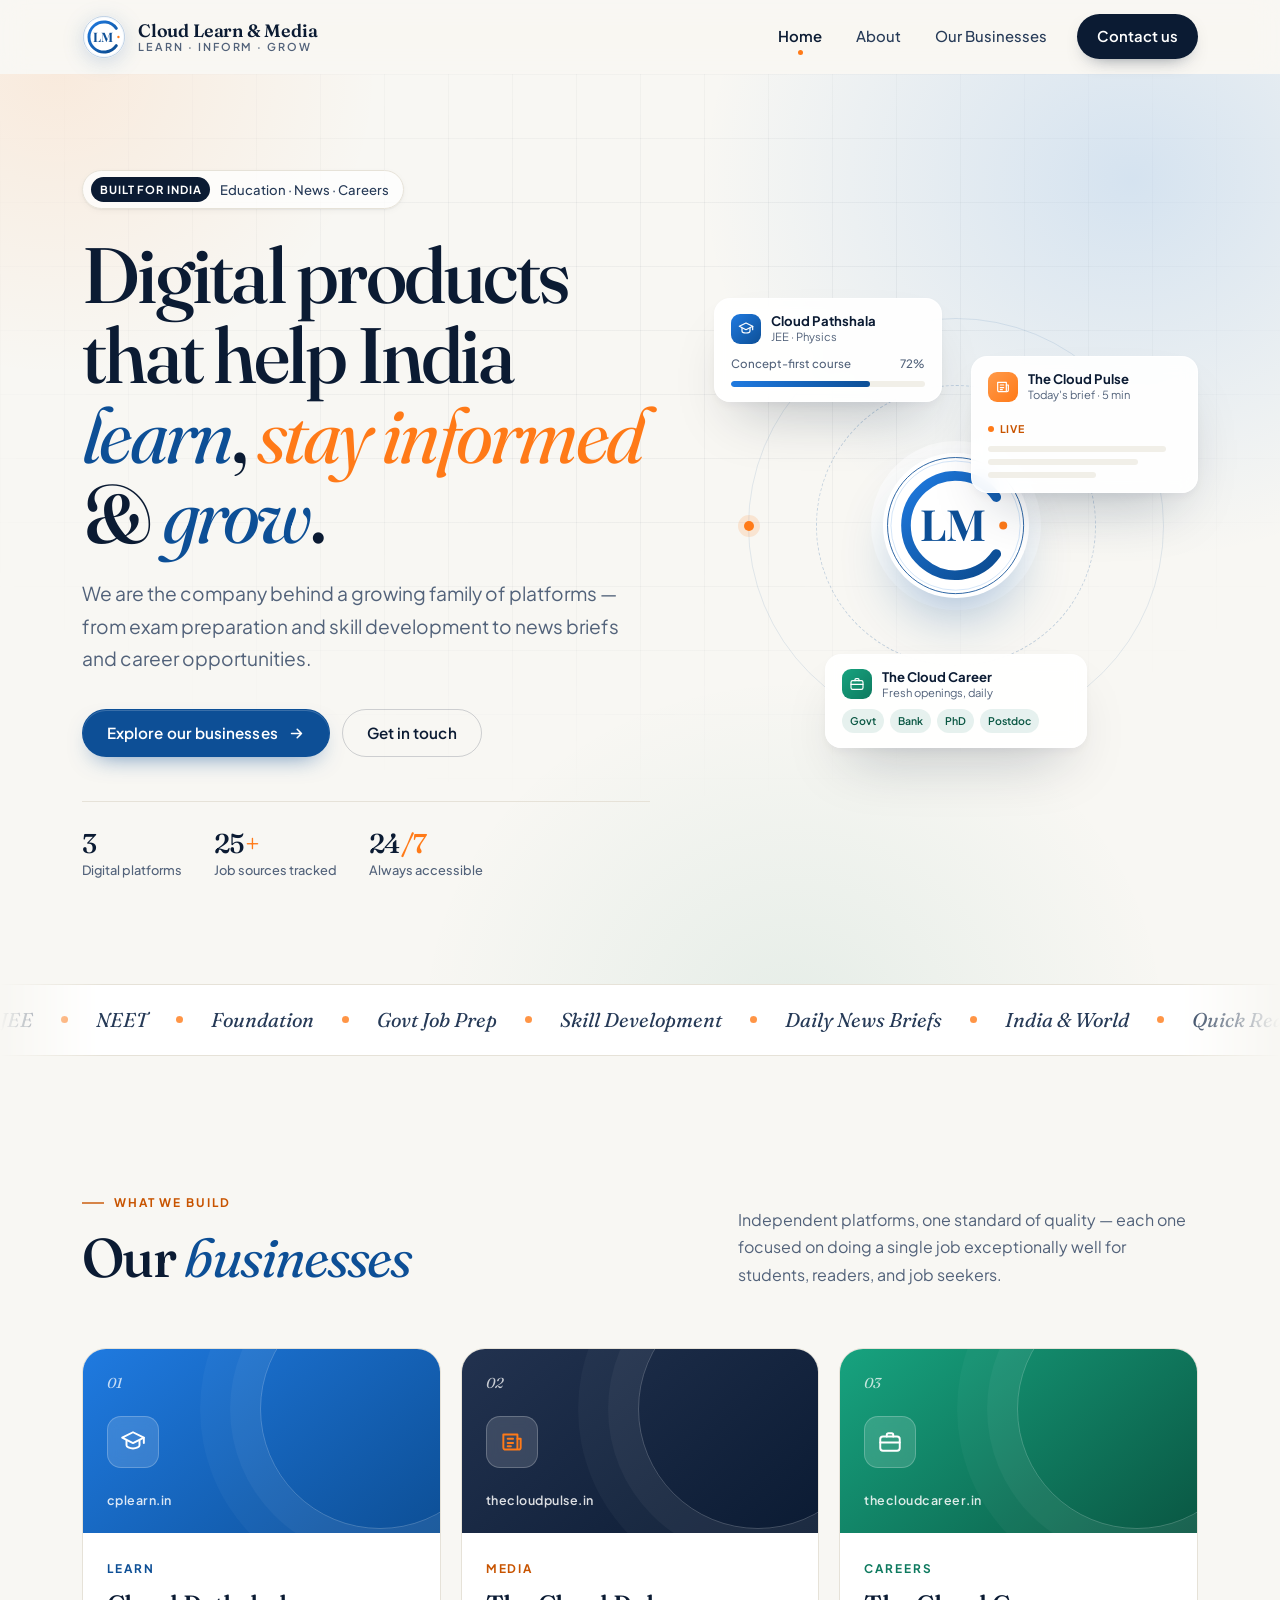
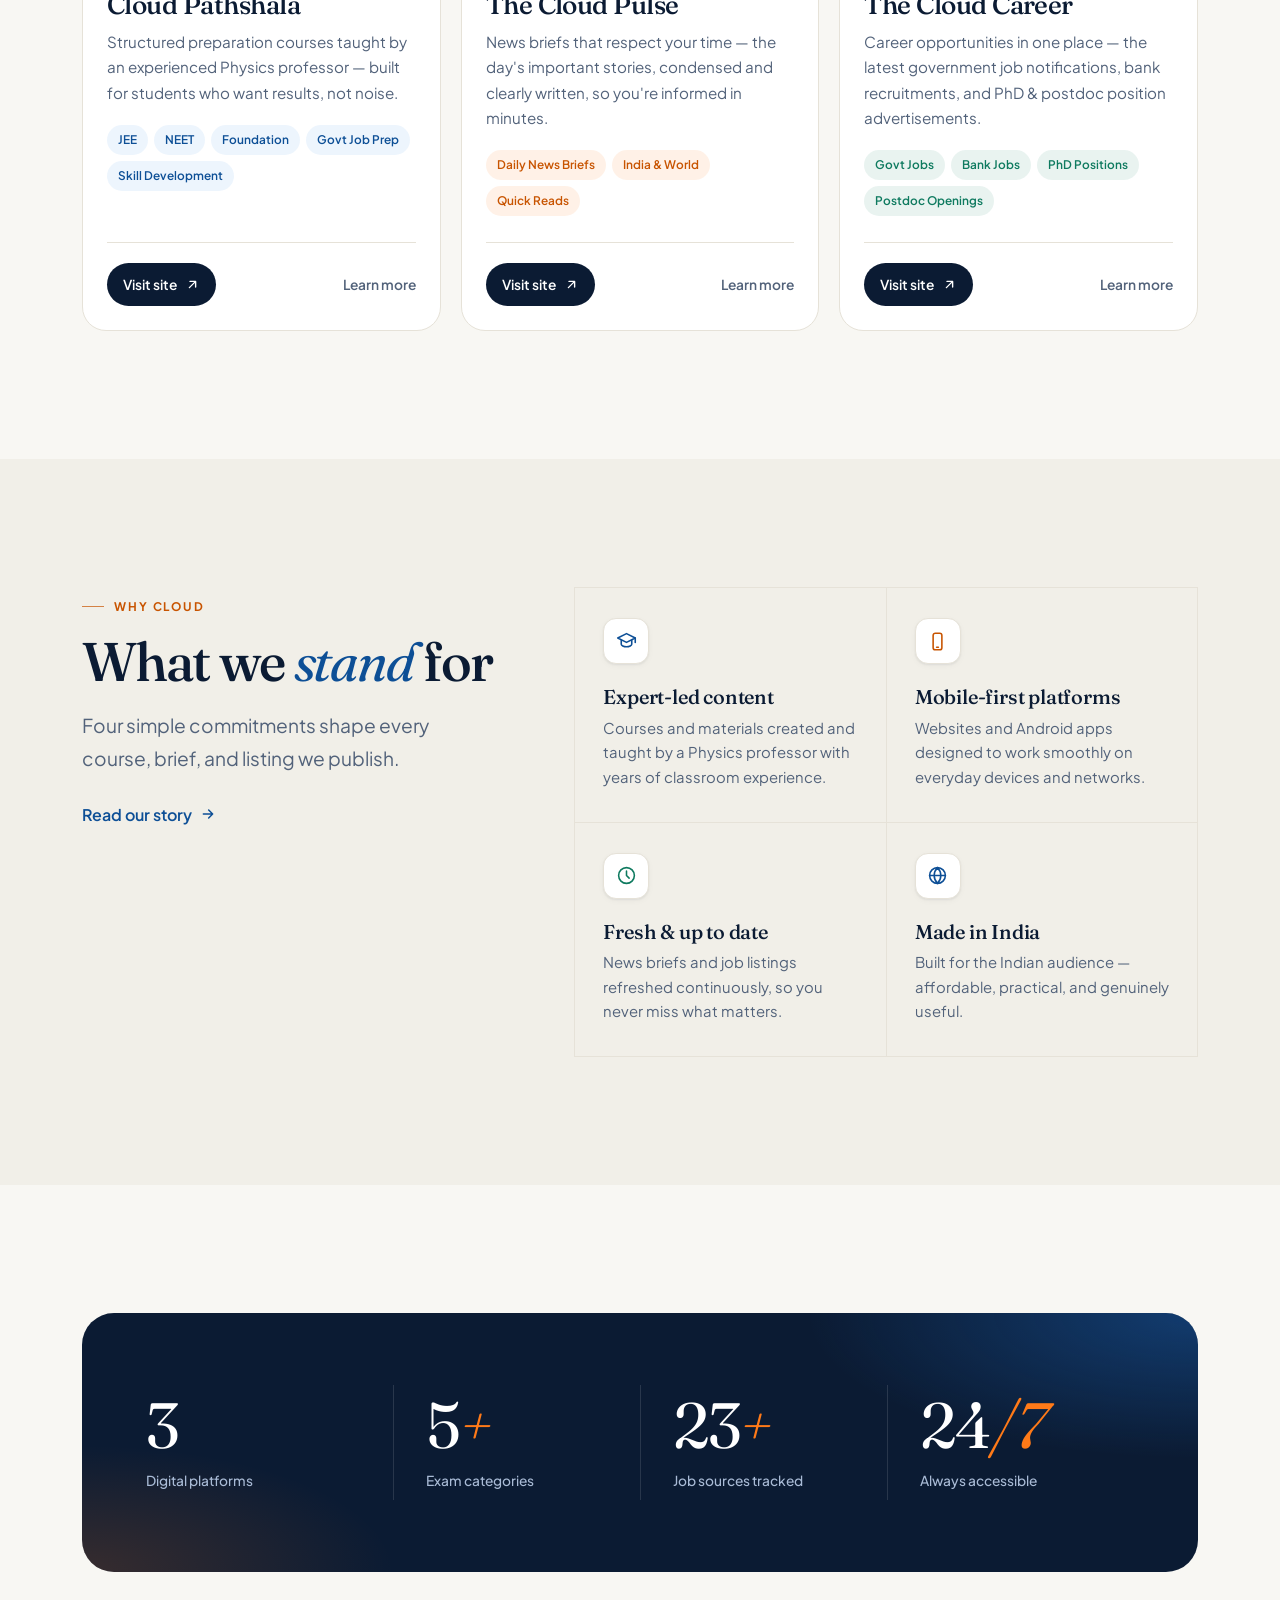
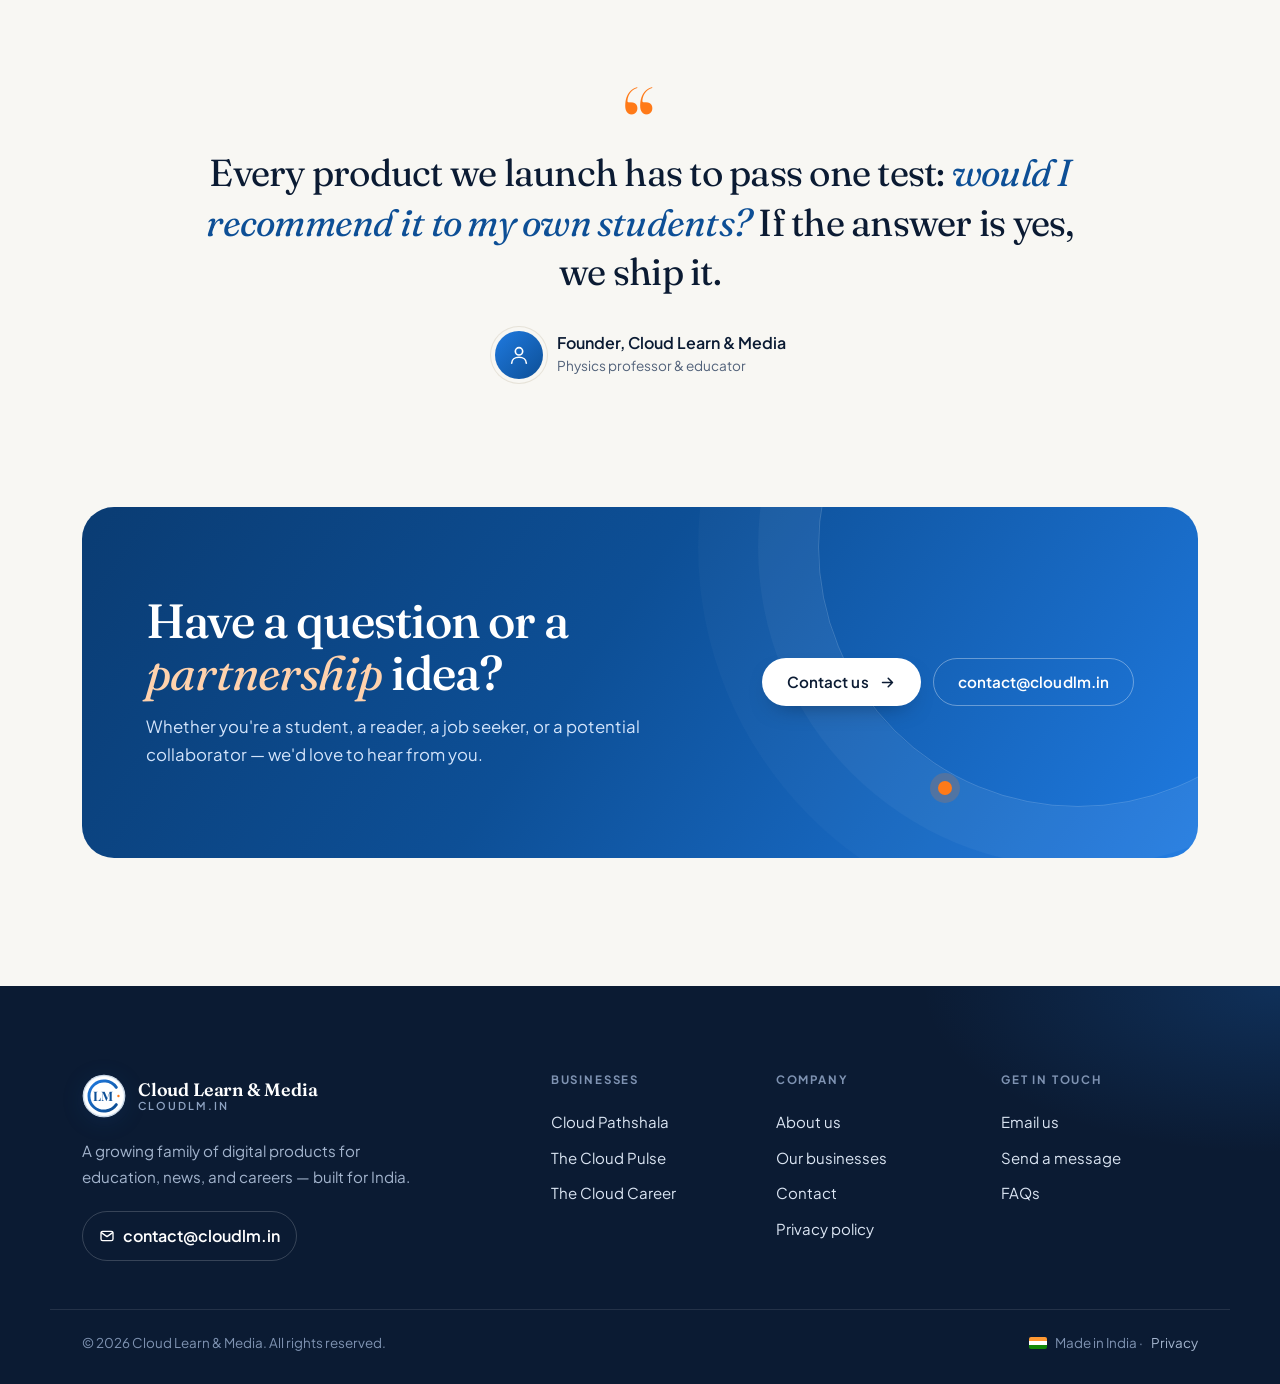
<file: index.html>
<!DOCTYPE html>
<html lang="en-IN" class="no-js">
<head>
<meta charset="UTF-8">
<meta name="viewport" content="width=device-width, initial-scale=1.0">
<title>Cloud Learn &amp; Media — Digital Products for India</title>
<meta name="description" content="Cloud Learn &amp; Media builds digital products for India: Cloud Pathshala (JEE, NEET, Foundation &amp; Govt Job preparation), The Cloud Pulse (news briefs), and The Cloud Career (govt, bank, PhD &amp; postdoc job listings).">
<link rel="canonical" href="https://cloudlm.in/">
<meta name="theme-color" content="#f8f7f3">
<link rel="icon" type="image/png" href="favicon-96.png">
<link rel="apple-touch-icon" href="assets/clm-logo-v3-512.png">
<meta property="og:site_name" content="Cloud Learn &amp; Media">
<meta property="og:title" content="Cloud Learn &amp; Media">
<meta property="og:description" content="A growing family of digital products — education, news, and career opportunities, built for India.">
<meta property="og:url" content="https://cloudlm.in/">
<meta property="og:type" content="website">
<meta property="og:image" content="https://cloudlm.in/assets/clm-logo-v3-512.png">
<meta name="twitter:card" content="summary">
<script>document.documentElement.className='js';</script>
<link rel="preconnect" href="https://fonts.googleapis.com">
<link rel="preconnect" href="https://fonts.gstatic.com" crossorigin>
<link href="https://fonts.googleapis.com/css2?family=Fraunces:ital,opsz,wght@0,9..144,300..700;1,9..144,300..700&family=Plus+Jakarta+Sans:wght@400..700&display=swap" rel="stylesheet">
<link href="https://fonts.googleapis.com/css2?family=Playfair+Display:wght@700&text=LM&display=swap" rel="stylesheet">
<link rel="stylesheet" href="assets/style.css?v=4">
<script type="application/ld+json">
{
  "@context": "https://schema.org",
  "@type": "Organization",
  "name": "Cloud Learn & Media",
  "url": "https://cloudlm.in/",
  "logo": "https://cloudlm.in/assets/clm-logo-v3-512.png",
  "email": "contact@cloudlm.in",
  "description": "Digital products for India: education, news, and career opportunities.",
  "areaServed": "IN",
  "brand": [
    {"@type": "Brand", "name": "Cloud Pathshala", "url": "https://www.cplearn.in"},
    {"@type": "Brand", "name": "The Cloud Pulse", "url": "https://thecloudpulse.in"},
    {"@type": "Brand", "name": "The Cloud Career", "url": "https://thecloudcareer.in"}
  ]
}
</script>
</head>
<body>

<svg width="0" height="0" style="position:absolute" aria-hidden="true" focusable="false">
  <defs>
    <linearGradient id="cGrad" x1="0" y1="0" x2="0.8" y2="1">
      <stop offset="0" stop-color="#1f7ae0"/>
      <stop offset="1" stop-color="#0d4f96"/>
    </linearGradient>
    <g id="clm-badge">
      <circle cx="256" cy="256" r="248" fill="#ffffff"/>
      <circle cx="256" cy="256" r="240" fill="none" stroke="#0d4f96" stroke-width="3"/>
      <circle cx="256" cy="256" r="228" fill="none" stroke="#9cc4ee" stroke-width="1.5"/>
      <path d="M 399.4 155.6 A 175 175 0 1 0 399.4 356.4" fill="none" stroke="url(#cGrad)" stroke-width="34" stroke-linecap="round"/>
      <circle cx="424" cy="256" r="14" fill="#ff7a18"/>
      <text x="248" y="309" text-anchor="middle" font-family="'Playfair Display', Georgia, 'Times New Roman', serif" font-weight="700" font-size="152" letter-spacing="2" fill="#0d4f96">LM</text>
    </g>
    <symbol id="i-arrow" viewBox="0 0 24 24"><path d="M5 12h14M13 6l6 6-6 6" fill="none" stroke="currentColor" stroke-width="2.2" stroke-linecap="round" stroke-linejoin="round"/></symbol>
    <symbol id="i-ext" viewBox="0 0 24 24"><path d="M7 17L17 7M8 7h9v9" fill="none" stroke="currentColor" stroke-width="2.2" stroke-linecap="round" stroke-linejoin="round"/></symbol>
    <symbol id="i-mail" viewBox="0 0 24 24"><g fill="none" stroke="currentColor" stroke-width="2" stroke-linecap="round" stroke-linejoin="round"><rect x="3" y="5" width="18" height="14" rx="2.5"/><path d="M3.5 7l8.5 6 8.5-6"/></g></symbol>
    <symbol id="i-send" viewBox="0 0 24 24"><path d="M22 2L11 13M22 2l-7 20-4-9-9-4 20-7z" fill="none" stroke="currentColor" stroke-width="2" stroke-linecap="round" stroke-linejoin="round"/></symbol>
    <symbol id="i-cap" viewBox="0 0 24 24"><g fill="none" stroke="currentColor" stroke-width="1.8" stroke-linecap="round" stroke-linejoin="round"><path d="M12 3L2 8l10 5 10-5-10-5z"/><path d="M6 10.5V15c0 1.5 2.7 3 6 3s6-1.5 6-3v-4.5"/><path d="M22 8v5"/></g></symbol>
    <symbol id="i-news" viewBox="0 0 24 24"><g fill="none" stroke="currentColor" stroke-width="1.8" stroke-linecap="round" stroke-linejoin="round"><path d="M4 5h13v14H6a2 2 0 0 1-2-2V5z"/><path d="M17 9h3v8a2 2 0 0 1-2 2"/><path d="M8 9h5M8 13h5M8 16h3"/></g></symbol>
    <symbol id="i-brief" viewBox="0 0 24 24"><g fill="none" stroke="currentColor" stroke-width="1.8" stroke-linecap="round" stroke-linejoin="round"><rect x="3" y="7" width="18" height="13" rx="2.5"/><path d="M9 7V5.5A1.5 1.5 0 0 1 10.5 4h3A1.5 1.5 0 0 1 15 5.5V7"/><path d="M3 12.5h18"/></g></symbol>
    <symbol id="i-phone" viewBox="0 0 24 24"><g fill="none" stroke="currentColor" stroke-width="1.8" stroke-linecap="round" stroke-linejoin="round"><rect x="7" y="2.5" width="10" height="19" rx="2.5"/><path d="M11 18.5h2"/></g></symbol>
    <symbol id="i-clock" viewBox="0 0 24 24"><g fill="none" stroke="currentColor" stroke-width="1.8" stroke-linecap="round" stroke-linejoin="round"><circle cx="12" cy="12" r="9"/><path d="M12 7v5l3 3"/></g></symbol>
    <symbol id="i-globe" viewBox="0 0 24 24"><g fill="none" stroke="currentColor" stroke-width="1.8" stroke-linecap="round" stroke-linejoin="round"><circle cx="12" cy="12" r="9"/><path d="M3 12h18M12 3c2.5 2.6 3.8 5.6 3.8 9s-1.3 6.4-3.8 9c-2.5-2.6-3.8-5.6-3.8-9S9.5 5.6 12 3z"/></g></symbol>
    <symbol id="i-pin" viewBox="0 0 24 24"><g fill="none" stroke="currentColor" stroke-width="1.8" stroke-linecap="round" stroke-linejoin="round"><path d="M12 21s-7-4.6-7-10a7 7 0 0 1 14 0c0 5.4-7 10-7 10z"/><circle cx="12" cy="11" r="2.5"/></g></symbol>
    <symbol id="i-spark" viewBox="0 0 24 24"><g fill="none" stroke="currentColor" stroke-width="1.8" stroke-linecap="round" stroke-linejoin="round"><path d="M12 3v4M12 17v4M3 12h4M17 12h4M5.6 5.6l2.8 2.8M15.6 15.6l2.8 2.8M5.6 18.4l2.8-2.8M15.6 8.4l2.8-2.8"/></g></symbol>
    <symbol id="i-check" viewBox="0 0 24 24"><g fill="none" stroke="currentColor" stroke-width="1.8" stroke-linecap="round" stroke-linejoin="round"><path d="M12 3l7 3v5c0 4.5-3 8.3-7 10-4-1.7-7-5.5-7-10V6l7-3z"/><path d="M9 12l2 2 4-4"/></g></symbol>
    <symbol id="i-user" viewBox="0 0 24 24"><g fill="none" stroke="currentColor" stroke-width="1.8" stroke-linecap="round" stroke-linejoin="round"><circle cx="12" cy="8" r="4"/><path d="M4 21c0-4 3.6-6.5 8-6.5s8 2.5 8 6.5"/></g></symbol>
    <symbol id="i-chat" viewBox="0 0 24 24"><g fill="none" stroke="currentColor" stroke-width="1.8" stroke-linecap="round" stroke-linejoin="round"><path d="M21 12a8.5 8.5 0 0 1-12.4 7.6L3 21l1.5-5A8.5 8.5 0 1 1 21 12z"/><path d="M8.5 10.5h7M8.5 14h4.5"/></g></symbol>
  </defs>
</svg>

<a class="skip" href="#main">Skip to content</a>

<header class="site">
  <div class="nav">
    <a class="brand" href="index.html" aria-label="Cloud Learn &amp; Media — home">
      <svg viewBox="0 0 512 512" aria-hidden="true" focusable="false"><use href="#clm-badge"/></svg>
      <span class="brand-name"><b>Cloud Learn &amp; Media</b><small>Learn · Inform · Grow</small></span>
    </a>
    <button class="burger" type="button" aria-label="Open menu" aria-expanded="false" aria-controls="site-nav"><span></span></button>
    <nav class="links" id="site-nav" aria-label="Main">
      <a href="index.html" class="active" aria-current="page">Home</a>
      <a href="about.html">About</a>
      <a href="businesses.html">Our Businesses</a>
      <a href="contact.html" class="nav-cta">Contact us</a>
    </nav>
  </div>
</header>

<main id="main">

  <!-- Hero -->
  <section class="hero">
    <div class="ambient" aria-hidden="true"></div>
    <div class="wrap hero-grid">
      <div class="hero-copy">
        <span class="pill reveal"><span class="tag">Built for India</span>Education · News · Careers</span>
        <h1 class="h-xl reveal d1">Digital products that help India <em>learn</em>, <em class="ember">stay informed</em> &amp; <em>grow</em>.</h1>
        <p class="lead reveal d2">We are the company behind a growing family of platforms — from exam preparation and skill development to news briefs and career opportunities.</p>
        <div class="cta-row reveal d3">
          <a class="btn btn-primary" href="businesses.html">Explore our businesses <svg aria-hidden="true" focusable="false"><use href="#i-arrow"/></svg></a>
          <a class="btn btn-ghost" href="contact.html">Get in touch</a>
        </div>
        <ul class="proof reveal d4" aria-label="At a glance">
          <li><b>3</b><small>Digital platforms</small></li>
          <li><b>25<span>+</span></b><small>Job sources tracked</small></li>
          <li><b>24<span>/7</span></b><small>Always accessible</small></li>
        </ul>
      </div>

      <div class="constellation reveal d2" aria-hidden="true">
        <div class="ring r2 spin"></div>
        <div class="ring r1"></div>
        <div class="core"><svg viewBox="0 0 512 512"><use href="#clm-badge"/></svg></div>

        <div class="mini m-learn">
          <div class="mini-head"><span class="mini-ic"><svg aria-hidden="true" focusable="false"><use href="#i-cap"/></svg></span><span><b>Cloud Pathshala</b><small>JEE · Physics</small></span></div>
          <div class="row"><span>Concept-first course</span><span>72%</span></div>
          <div class="bar"><i></i></div>
        </div>

        <div class="mini m-pulse">
          <div class="mini-head"><span class="mini-ic"><svg aria-hidden="true" focusable="false"><use href="#i-news"/></svg></span><span><b>The Cloud Pulse</b><small>Today's brief · 5 min</small></span></div>
          <span class="live">Live</span>
          <div class="lines"><i></i><i></i><i></i></div>
        </div>

        <div class="mini m-career">
          <div class="mini-head"><span class="mini-ic"><svg aria-hidden="true" focusable="false"><use href="#i-brief"/></svg></span><span><b>The Cloud Career</b><small>Fresh openings, daily</small></span></div>
          <div class="tags"><span>Govt</span><span>Bank</span><span>PhD</span><span>Postdoc</span></div>
        </div>
      </div>
    </div>
  </section>

  <!-- Ticker -->
  <div class="ticker" aria-hidden="true">
    <div class="ticker-track"><ul><li>JEE</li><li>NEET</li><li>Foundation</li><li>Govt Job Prep</li><li>Skill Development</li><li>Daily News Briefs</li><li>India &amp; World</li><li>Quick Reads</li><li>Govt Jobs</li><li>Bank Jobs</li><li>PhD Positions</li><li>Postdoc Openings</li></ul><ul><li>JEE</li><li>NEET</li><li>Foundation</li><li>Govt Job Prep</li><li>Skill Development</li><li>Daily News Briefs</li><li>India &amp; World</li><li>Quick Reads</li><li>Govt Jobs</li><li>Bank Jobs</li><li>PhD Positions</li><li>Postdoc Openings</li></ul></div>
  </div>

  <!-- Businesses -->
  <section class="block" id="businesses">
    <div class="wrap">
      <div class="sec-head">
        <div class="reveal">
          <span class="kicker">What we build</span>
          <h2 class="h-lg">Our <em>businesses</em></h2>
        </div>
        <p class="reveal d1">Independent platforms, one standard of quality — each one focused on doing a single job exceptionally well for students, readers, and job seekers.</p>
      </div>
      <div class="biz-grid">
        <article class="card learn reveal d1">
          <div class="card-art">
            <span class="num">01</span>
            <div class="glyph"><svg aria-hidden="true" focusable="false"><use href="#i-cap"/></svg></div>
            <span class="domain">cplearn.in</span>
          </div>
          <div class="card-body">
            <span class="kicker plain">Learn</span>
            <h3>Cloud Pathshala</h3>
            <p>Structured preparation courses taught by an experienced Physics professor — built for students who want results, not noise.</p>
            <div class="chips"><span class="chip">JEE</span><span class="chip">NEET</span><span class="chip">Foundation</span><span class="chip">Govt Job Prep</span><span class="chip">Skill Development</span></div>
            <div class="card-actions">
              <a class="visit" href="https://www.cplearn.in" target="_blank" rel="noopener" aria-label="Visit Cloud Pathshala (opens in a new tab)">Visit site <svg aria-hidden="true" focusable="false"><use href="#i-ext"/></svg></a>
              <a class="more" href="businesses.html#pathshala">Learn more</a>
            </div>
          </div>
        </article>
        <article class="card media reveal d2">
          <div class="card-art">
            <span class="num">02</span>
            <div class="glyph"><svg aria-hidden="true" focusable="false"><use href="#i-news"/></svg></div>
            <span class="domain">thecloudpulse.in</span>
          </div>
          <div class="card-body">
            <span class="kicker plain">Media</span>
            <h3>The Cloud Pulse</h3>
            <p>News briefs that respect your time — the day's important stories, condensed and clearly written, so you're informed in minutes.</p>
            <div class="chips"><span class="chip">Daily News Briefs</span><span class="chip">India &amp; World</span><span class="chip">Quick Reads</span></div>
            <div class="card-actions">
              <a class="visit" href="https://thecloudpulse.in" target="_blank" rel="noopener" aria-label="Visit The Cloud Pulse (opens in a new tab)">Visit site <svg aria-hidden="true" focusable="false"><use href="#i-ext"/></svg></a>
              <a class="more" href="businesses.html#pulse">Learn more</a>
            </div>
          </div>
        </article>
        <article class="card career reveal d3">
          <div class="card-art">
            <span class="num">03</span>
            <div class="glyph"><svg aria-hidden="true" focusable="false"><use href="#i-brief"/></svg></div>
            <span class="domain">thecloudcareer.in</span>
          </div>
          <div class="card-body">
            <span class="kicker plain">Careers</span>
            <h3>The Cloud Career</h3>
            <p>Career opportunities in one place — the latest government job notifications, bank recruitments, and PhD &amp; postdoc position advertisements.</p>
            <div class="chips"><span class="chip">Govt Jobs</span><span class="chip">Bank Jobs</span><span class="chip">PhD Positions</span><span class="chip">Postdoc Openings</span></div>
            <div class="card-actions">
              <a class="visit" href="https://thecloudcareer.in" target="_blank" rel="noopener" aria-label="Visit The Cloud Career (opens in a new tab)">Visit site <svg aria-hidden="true" focusable="false"><use href="#i-ext"/></svg></a>
              <a class="more" href="businesses.html#career">Learn more</a>
            </div>
          </div>
        </article>
      </div>
    </div>
  </section>

  <!-- Values -->
  <section class="block alt">
    <div class="wrap values">
      <div class="values-intro reveal">
        <span class="kicker">Why Cloud</span>
        <h2 class="h-lg">What we <em>stand</em> for</h2>
        <p class="lead">Four simple commitments shape every course, brief, and listing we publish.</p>
        <p style="margin-top:26px"><a class="link-arrow" href="about.html">Read our story <svg aria-hidden="true" focusable="false"><use href="#i-arrow"/></svg></a></p>
      </div>
      <div class="value-grid">
        <div class="value reveal">
          <div class="ic"><svg aria-hidden="true" focusable="false"><use href="#i-cap"/></svg></div>
          <h3>Expert-led content</h3>
          <p>Courses and materials created and taught by a Physics professor with years of classroom experience.</p>
        </div>
        <div class="value reveal d1">
          <div class="ic"><svg aria-hidden="true" focusable="false"><use href="#i-phone"/></svg></div>
          <h3>Mobile-first platforms</h3>
          <p>Websites and Android apps designed to work smoothly on everyday devices and networks.</p>
        </div>
        <div class="value reveal d2">
          <div class="ic"><svg aria-hidden="true" focusable="false"><use href="#i-clock"/></svg></div>
          <h3>Fresh &amp; up to date</h3>
          <p>News briefs and job listings refreshed continuously, so you never miss what matters.</p>
        </div>
        <div class="value reveal d3">
          <div class="ic"><svg aria-hidden="true" focusable="false"><use href="#i-globe"/></svg></div>
          <h3>Made in India</h3>
          <p>Built for the Indian audience — affordable, practical, and genuinely useful.</p>
        </div>
      </div>
    </div>
  </section>

  <!-- Stats -->
  <section class="block">
    <div class="wrap">
      <div class="stats-band reveal">
        <div class="stats">
          <div class="stat"><div class="num"><span data-count="3">3</span></div><small>Digital platforms</small></div>
          <div class="stat"><div class="num"><span data-count="5">5</span><span class="accent">+</span></div><small>Exam categories</small></div>
          <div class="stat"><div class="num"><span data-count="25">25</span><span class="accent">+</span></div><small>Job sources tracked</small></div>
          <div class="stat"><div class="num">24<span class="accent">/7</span></div><small>Always accessible</small></div>
        </div>
      </div>
    </div>
  </section>

  <!-- Founder -->
  <section class="block tight">
    <div class="wrap">
      <figure class="quote reveal">
        <span class="mark" aria-hidden="true">“</span>
        <blockquote>Every product we launch has to pass one test: <em>would I recommend it to my own students?</em> If the answer is yes, we ship it.</blockquote>
        <figcaption>
          <span class="avatar"><svg aria-hidden="true" focusable="false"><use href="#i-user"/></svg></span>
          <span><b>Founder, Cloud Learn &amp; Media</b><small>Physics professor &amp; educator</small></span>
        </figcaption>
      </figure>
    </div>
  </section>

  <section class="block tight">
    <div class="wrap">
      <div class="cta-band reveal">
        <div>
          <h2>Have a question or a <em>partnership</em> idea?</h2>
          <p>Whether you're a student, a reader, a job seeker, or a potential collaborator — we'd love to hear from you.</p>
        </div>
        <div class="cta-row">
          <a class="btn btn-light" href="contact.html">Contact us <svg aria-hidden="true" focusable="false"><use href="#i-arrow"/></svg></a>
          <a class="btn btn-outline-light" href="mailto:contact@cloudlm.in">contact@cloudlm.in</a>
        </div>
      </div>
    </div>
  </section>

</main>

<footer class="site">
  <div class="foot-inner">
    <div class="foot-brand">
      <a class="brand" href="index.html" aria-label="Cloud Learn &amp; Media — home">
        <svg viewBox="0 0 512 512" aria-hidden="true" focusable="false"><use href="#clm-badge"/></svg>
        <span class="brand-name"><b>Cloud Learn &amp; Media</b><small>cloudlm.in</small></span>
      </a>
      <p>A growing family of digital products for education, news, and careers — built for India.</p>
      <a class="foot-mail" href="mailto:contact@cloudlm.in"><svg aria-hidden="true" focusable="false"><use href="#i-mail"/></svg>contact@cloudlm.in</a>
    </div>
    <div class="foot-links">
      <div>
        <h3>Businesses</h3>
        <a href="https://www.cplearn.in" target="_blank" rel="noopener">Cloud Pathshala</a>
        <a href="https://thecloudpulse.in" target="_blank" rel="noopener">The Cloud Pulse</a>
        <a href="https://thecloudcareer.in" target="_blank" rel="noopener">The Cloud Career</a>
      </div>
      <div>
        <h3>Company</h3>
        <a href="about.html">About us</a>
        <a href="businesses.html">Our businesses</a>
        <a href="contact.html">Contact</a>
        <a href="privacy.html">Privacy policy</a>
      </div>
      <div>
        <h3>Get in touch</h3>
        <a href="mailto:contact@cloudlm.in">Email us</a>
        <a href="contact.html#contactForm">Send a message</a>
        <a href="contact.html#faq">FAQs</a>
      </div>
    </div>
  </div>
  <div class="copy">
    <span>© <span id="year">2026</span> Cloud Learn &amp; Media. All rights reserved.</span>
    <span class="made"><i aria-hidden="true"></i>Made in India · <a href="privacy.html">Privacy</a></span>
  </div>
</footer>

<script src="assets/main.js?v=4" defer></script>
</body>
</html>
</file>
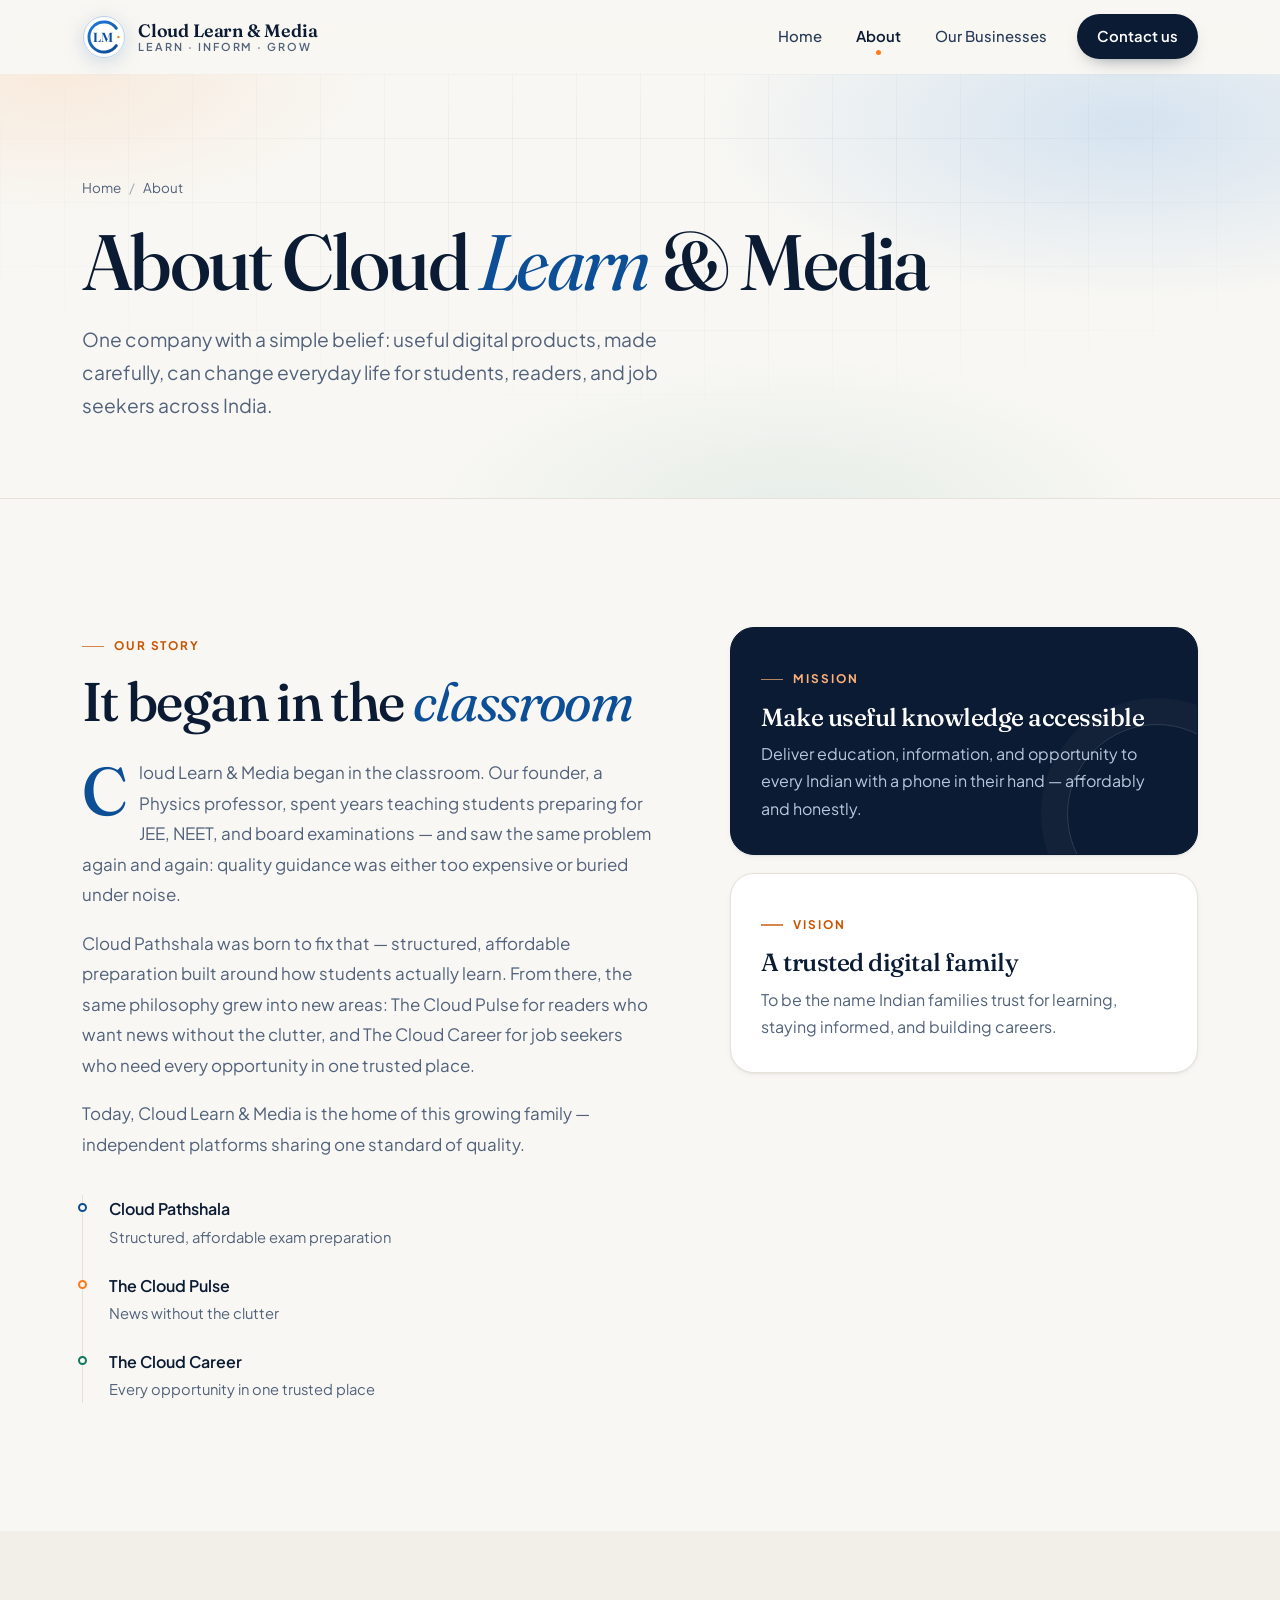
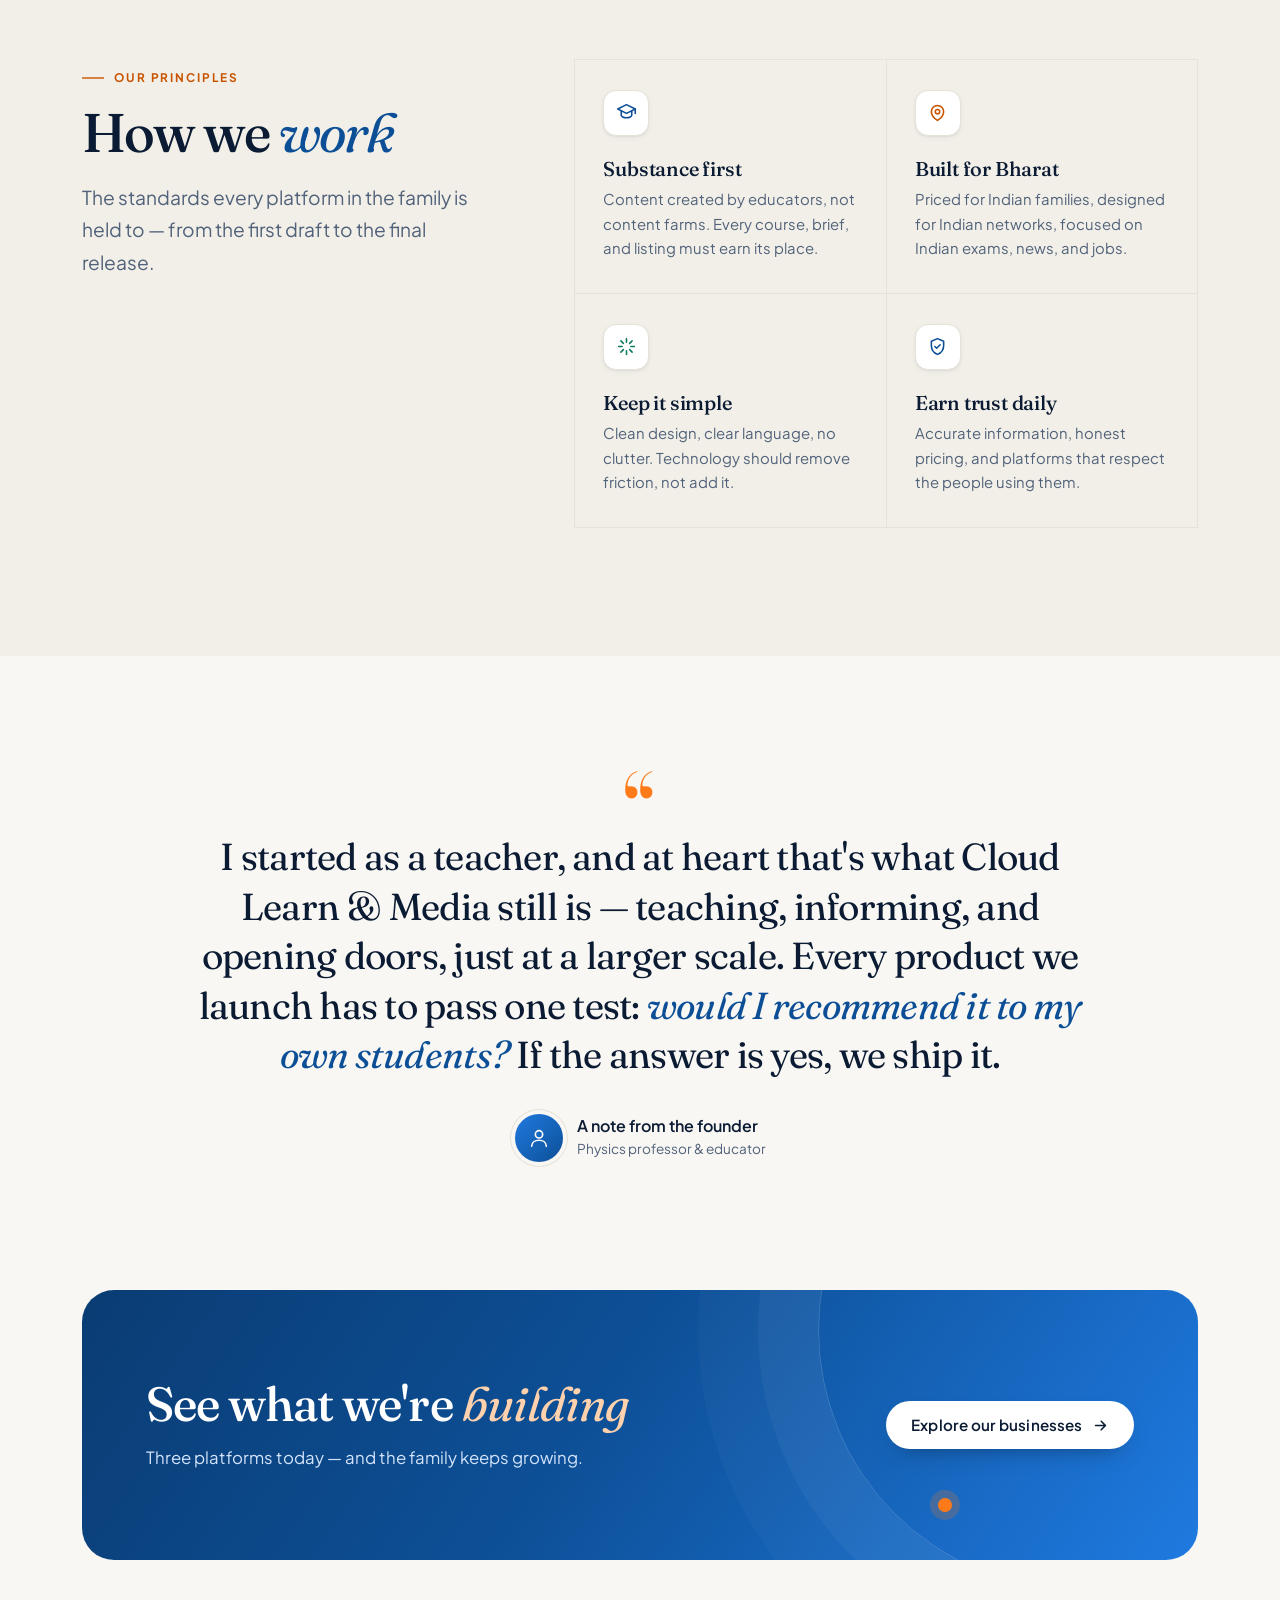
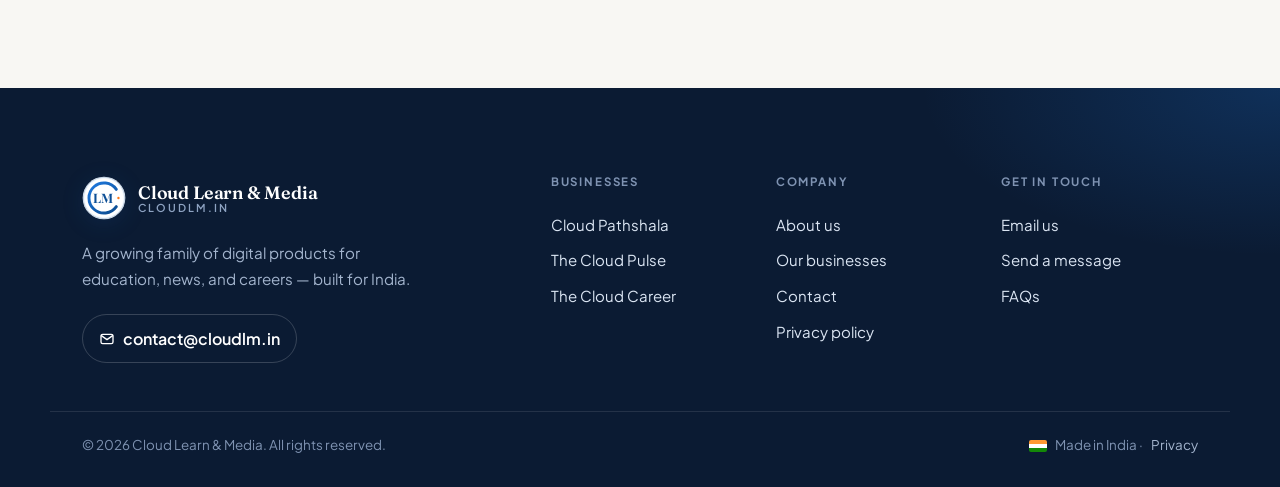
<file: about.html>
<!DOCTYPE html>
<html lang="en-IN" class="no-js">
<head>
<meta charset="UTF-8">
<meta name="viewport" content="width=device-width, initial-scale=1.0">
<title>About Us — Cloud Learn &amp; Media</title>
<meta name="description" content="Cloud Learn &amp; Media is an Indian digital company founded by a Physics professor, building platforms for education, news, and career opportunities.">
<link rel="canonical" href="https://cloudlm.in/about.html">
<meta name="theme-color" content="#f8f7f3">
<link rel="icon" type="image/png" href="favicon-96.png">
<link rel="apple-touch-icon" href="assets/clm-logo-v3-512.png">
<meta property="og:site_name" content="Cloud Learn &amp; Media">
<meta property="og:title" content="About Us">
<meta property="og:description" content="An Indian digital company building platforms for education, news, and careers.">
<meta property="og:url" content="https://cloudlm.in/about.html">
<meta property="og:type" content="website">
<meta property="og:image" content="https://cloudlm.in/assets/clm-logo-v3-512.png">
<meta name="twitter:card" content="summary">
<script>document.documentElement.className='js';</script>
<link rel="preconnect" href="https://fonts.googleapis.com">
<link rel="preconnect" href="https://fonts.gstatic.com" crossorigin>
<link href="https://fonts.googleapis.com/css2?family=Fraunces:ital,opsz,wght@0,9..144,300..700;1,9..144,300..700&family=Plus+Jakarta+Sans:wght@400..700&display=swap" rel="stylesheet">
<link href="https://fonts.googleapis.com/css2?family=Playfair+Display:wght@700&text=LM&display=swap" rel="stylesheet">
<link rel="stylesheet" href="assets/style.css?v=4">
</head>
<body>

<svg width="0" height="0" style="position:absolute" aria-hidden="true" focusable="false">
  <defs>
    <linearGradient id="cGrad" x1="0" y1="0" x2="0.8" y2="1">
      <stop offset="0" stop-color="#1f7ae0"/>
      <stop offset="1" stop-color="#0d4f96"/>
    </linearGradient>
    <g id="clm-badge">
      <circle cx="256" cy="256" r="248" fill="#ffffff"/>
      <circle cx="256" cy="256" r="240" fill="none" stroke="#0d4f96" stroke-width="3"/>
      <circle cx="256" cy="256" r="228" fill="none" stroke="#9cc4ee" stroke-width="1.5"/>
      <path d="M 399.4 155.6 A 175 175 0 1 0 399.4 356.4" fill="none" stroke="url(#cGrad)" stroke-width="34" stroke-linecap="round"/>
      <circle cx="424" cy="256" r="14" fill="#ff7a18"/>
      <text x="248" y="309" text-anchor="middle" font-family="'Playfair Display', Georgia, 'Times New Roman', serif" font-weight="700" font-size="152" letter-spacing="2" fill="#0d4f96">LM</text>
    </g>
    <symbol id="i-arrow" viewBox="0 0 24 24"><path d="M5 12h14M13 6l6 6-6 6" fill="none" stroke="currentColor" stroke-width="2.2" stroke-linecap="round" stroke-linejoin="round"/></symbol>
    <symbol id="i-ext" viewBox="0 0 24 24"><path d="M7 17L17 7M8 7h9v9" fill="none" stroke="currentColor" stroke-width="2.2" stroke-linecap="round" stroke-linejoin="round"/></symbol>
    <symbol id="i-mail" viewBox="0 0 24 24"><g fill="none" stroke="currentColor" stroke-width="2" stroke-linecap="round" stroke-linejoin="round"><rect x="3" y="5" width="18" height="14" rx="2.5"/><path d="M3.5 7l8.5 6 8.5-6"/></g></symbol>
    <symbol id="i-send" viewBox="0 0 24 24"><path d="M22 2L11 13M22 2l-7 20-4-9-9-4 20-7z" fill="none" stroke="currentColor" stroke-width="2" stroke-linecap="round" stroke-linejoin="round"/></symbol>
    <symbol id="i-cap" viewBox="0 0 24 24"><g fill="none" stroke="currentColor" stroke-width="1.8" stroke-linecap="round" stroke-linejoin="round"><path d="M12 3L2 8l10 5 10-5-10-5z"/><path d="M6 10.5V15c0 1.5 2.7 3 6 3s6-1.5 6-3v-4.5"/><path d="M22 8v5"/></g></symbol>
    <symbol id="i-news" viewBox="0 0 24 24"><g fill="none" stroke="currentColor" stroke-width="1.8" stroke-linecap="round" stroke-linejoin="round"><path d="M4 5h13v14H6a2 2 0 0 1-2-2V5z"/><path d="M17 9h3v8a2 2 0 0 1-2 2"/><path d="M8 9h5M8 13h5M8 16h3"/></g></symbol>
    <symbol id="i-brief" viewBox="0 0 24 24"><g fill="none" stroke="currentColor" stroke-width="1.8" stroke-linecap="round" stroke-linejoin="round"><rect x="3" y="7" width="18" height="13" rx="2.5"/><path d="M9 7V5.5A1.5 1.5 0 0 1 10.5 4h3A1.5 1.5 0 0 1 15 5.5V7"/><path d="M3 12.5h18"/></g></symbol>
    <symbol id="i-phone" viewBox="0 0 24 24"><g fill="none" stroke="currentColor" stroke-width="1.8" stroke-linecap="round" stroke-linejoin="round"><rect x="7" y="2.5" width="10" height="19" rx="2.5"/><path d="M11 18.5h2"/></g></symbol>
    <symbol id="i-clock" viewBox="0 0 24 24"><g fill="none" stroke="currentColor" stroke-width="1.8" stroke-linecap="round" stroke-linejoin="round"><circle cx="12" cy="12" r="9"/><path d="M12 7v5l3 3"/></g></symbol>
    <symbol id="i-globe" viewBox="0 0 24 24"><g fill="none" stroke="currentColor" stroke-width="1.8" stroke-linecap="round" stroke-linejoin="round"><circle cx="12" cy="12" r="9"/><path d="M3 12h18M12 3c2.5 2.6 3.8 5.6 3.8 9s-1.3 6.4-3.8 9c-2.5-2.6-3.8-5.6-3.8-9S9.5 5.6 12 3z"/></g></symbol>
    <symbol id="i-pin" viewBox="0 0 24 24"><g fill="none" stroke="currentColor" stroke-width="1.8" stroke-linecap="round" stroke-linejoin="round"><path d="M12 21s-7-4.6-7-10a7 7 0 0 1 14 0c0 5.4-7 10-7 10z"/><circle cx="12" cy="11" r="2.5"/></g></symbol>
    <symbol id="i-spark" viewBox="0 0 24 24"><g fill="none" stroke="currentColor" stroke-width="1.8" stroke-linecap="round" stroke-linejoin="round"><path d="M12 3v4M12 17v4M3 12h4M17 12h4M5.6 5.6l2.8 2.8M15.6 15.6l2.8 2.8M5.6 18.4l2.8-2.8M15.6 8.4l2.8-2.8"/></g></symbol>
    <symbol id="i-check" viewBox="0 0 24 24"><g fill="none" stroke="currentColor" stroke-width="1.8" stroke-linecap="round" stroke-linejoin="round"><path d="M12 3l7 3v5c0 4.5-3 8.3-7 10-4-1.7-7-5.5-7-10V6l7-3z"/><path d="M9 12l2 2 4-4"/></g></symbol>
    <symbol id="i-user" viewBox="0 0 24 24"><g fill="none" stroke="currentColor" stroke-width="1.8" stroke-linecap="round" stroke-linejoin="round"><circle cx="12" cy="8" r="4"/><path d="M4 21c0-4 3.6-6.5 8-6.5s8 2.5 8 6.5"/></g></symbol>
    <symbol id="i-chat" viewBox="0 0 24 24"><g fill="none" stroke="currentColor" stroke-width="1.8" stroke-linecap="round" stroke-linejoin="round"><path d="M21 12a8.5 8.5 0 0 1-12.4 7.6L3 21l1.5-5A8.5 8.5 0 1 1 21 12z"/><path d="M8.5 10.5h7M8.5 14h4.5"/></g></symbol>
  </defs>
</svg>

<a class="skip" href="#main">Skip to content</a>

<header class="site">
  <div class="nav">
    <a class="brand" href="index.html" aria-label="Cloud Learn &amp; Media — home">
      <svg viewBox="0 0 512 512" aria-hidden="true" focusable="false"><use href="#clm-badge"/></svg>
      <span class="brand-name"><b>Cloud Learn &amp; Media</b><small>Learn · Inform · Grow</small></span>
    </a>
    <button class="burger" type="button" aria-label="Open menu" aria-expanded="false" aria-controls="site-nav"><span></span></button>
    <nav class="links" id="site-nav" aria-label="Main">
      <a href="index.html">Home</a>
      <a href="about.html" class="active" aria-current="page">About</a>
      <a href="businesses.html">Our Businesses</a>
      <a href="contact.html" class="nav-cta">Contact us</a>
    </nav>
  </div>
</header>

<main id="main">

  <section class="page-hero">
    <div class="ambient" aria-hidden="true"></div>
    <div class="wrap">
      <ol class="crumbs reveal" aria-label="Breadcrumb"><li><a href="index.html">Home</a></li><li aria-current="page">About</li></ol>
      <h1 class="h-xl reveal d1">About Cloud <em>Learn</em> &amp; Media</h1>
      <p class="lead reveal d2">One company with a simple belief: useful digital products, made carefully, can change everyday life for students, readers, and job seekers across India.</p>
    </div>
  </section>

  <!-- Story -->
  <section class="block">
    <div class="wrap story">
      <div class="prose reveal">
        <span class="kicker">Our story</span>
        <h2 class="h-lg">It began in the <em>classroom</em></h2>
        <p>Cloud Learn &amp; Media began in the classroom. Our founder, a Physics professor, spent years teaching students preparing for JEE, NEET, and board examinations — and saw the same problem again and again: quality guidance was either too expensive or buried under noise.</p>
        <p>Cloud Pathshala was born to fix that — structured, affordable preparation built around how students actually learn. From there, the same philosophy grew into new areas: The Cloud Pulse for readers who want news without the clutter, and The Cloud Career for job seekers who need every opportunity in one trusted place.</p>
        <p>Today, Cloud Learn &amp; Media is the home of this growing family — independent platforms sharing one standard of quality.</p>
        <ol class="timeline" aria-label="How the family grew">
          <li><b>Cloud Pathshala</b><span>Structured, affordable exam preparation</span></li>
          <li><b>The Cloud Pulse</b><span>News without the clutter</span></li>
          <li><b>The Cloud Career</b><span>Every opportunity in one trusted place</span></li>
        </ol>
      </div>
      <div class="mv-stack">
        <div class="mv mission reveal d1">
          <span class="kicker">Mission</span>
          <h3>Make useful knowledge accessible</h3>
          <p>Deliver education, information, and opportunity to every Indian with a phone in their hand — affordably and honestly.</p>
        </div>
        <div class="mv vision reveal d2">
          <span class="kicker">Vision</span>
          <h3>A trusted digital family</h3>
          <p>To be the name Indian families trust for learning, staying informed, and building careers.</p>
        </div>
      </div>
    </div>
  </section>

  <!-- Principles -->
  <section class="block alt">
    <div class="wrap values">
      <div class="values-intro reveal">
        <span class="kicker">Our principles</span>
        <h2 class="h-lg">How we <em>work</em></h2>
        <p class="lead">The standards every platform in the family is held to — from the first draft to the final release.</p>
      </div>
      <div class="value-grid">
        <div class="value reveal">
          <div class="ic"><svg aria-hidden="true" focusable="false"><use href="#i-cap"/></svg></div>
          <h3>Substance first</h3>
          <p>Content created by educators, not content farms. Every course, brief, and listing must earn its place.</p>
        </div>
        <div class="value reveal d1">
          <div class="ic"><svg aria-hidden="true" focusable="false"><use href="#i-pin"/></svg></div>
          <h3>Built for Bharat</h3>
          <p>Priced for Indian families, designed for Indian networks, focused on Indian exams, news, and jobs.</p>
        </div>
        <div class="value reveal d2">
          <div class="ic"><svg aria-hidden="true" focusable="false"><use href="#i-spark"/></svg></div>
          <h3>Keep it simple</h3>
          <p>Clean design, clear language, no clutter. Technology should remove friction, not add it.</p>
        </div>
        <div class="value reveal d3">
          <div class="ic"><svg aria-hidden="true" focusable="false"><use href="#i-check"/></svg></div>
          <h3>Earn trust daily</h3>
          <p>Accurate information, honest pricing, and platforms that respect the people using them.</p>
        </div>
      </div>
    </div>
  </section>

  <!-- Founder note -->
  <section class="block">
    <div class="wrap">
      <figure class="quote reveal">
        <span class="mark" aria-hidden="true">“</span>
        <blockquote>I started as a teacher, and at heart that's what Cloud Learn &amp; Media still is — teaching, informing, and opening doors, just at a larger scale. Every product we launch has to pass one test: <em>would I recommend it to my own students?</em> If the answer is yes, we ship it.</blockquote>
        <figcaption>
          <span class="avatar"><svg aria-hidden="true" focusable="false"><use href="#i-user"/></svg></span>
          <span><b>A note from the founder</b><small>Physics professor &amp; educator</small></span>
        </figcaption>
      </figure>
    </div>
  </section>

  <section class="block tight">
    <div class="wrap">
      <div class="cta-band reveal">
        <div>
          <h2>See what we're <em>building</em></h2>
          <p>Three platforms today — and the family keeps growing.</p>
        </div>
        <div class="cta-row">
          <a class="btn btn-light" href="businesses.html">Explore our businesses <svg aria-hidden="true" focusable="false"><use href="#i-arrow"/></svg></a>
        </div>
      </div>
    </div>
  </section>

</main>

<footer class="site">
  <div class="foot-inner">
    <div class="foot-brand">
      <a class="brand" href="index.html" aria-label="Cloud Learn &amp; Media — home">
        <svg viewBox="0 0 512 512" aria-hidden="true" focusable="false"><use href="#clm-badge"/></svg>
        <span class="brand-name"><b>Cloud Learn &amp; Media</b><small>cloudlm.in</small></span>
      </a>
      <p>A growing family of digital products for education, news, and careers — built for India.</p>
      <a class="foot-mail" href="mailto:contact@cloudlm.in"><svg aria-hidden="true" focusable="false"><use href="#i-mail"/></svg>contact@cloudlm.in</a>
    </div>
    <div class="foot-links">
      <div>
        <h3>Businesses</h3>
        <a href="https://www.cplearn.in" target="_blank" rel="noopener">Cloud Pathshala</a>
        <a href="https://thecloudpulse.in" target="_blank" rel="noopener">The Cloud Pulse</a>
        <a href="https://thecloudcareer.in" target="_blank" rel="noopener">The Cloud Career</a>
      </div>
      <div>
        <h3>Company</h3>
        <a href="about.html">About us</a>
        <a href="businesses.html">Our businesses</a>
        <a href="contact.html">Contact</a>
        <a href="privacy.html">Privacy policy</a>
      </div>
      <div>
        <h3>Get in touch</h3>
        <a href="mailto:contact@cloudlm.in">Email us</a>
        <a href="contact.html#contactForm">Send a message</a>
        <a href="contact.html#faq">FAQs</a>
      </div>
    </div>
  </div>
  <div class="copy">
    <span>© <span id="year">2026</span> Cloud Learn &amp; Media. All rights reserved.</span>
    <span class="made"><i aria-hidden="true"></i>Made in India · <a href="privacy.html">Privacy</a></span>
  </div>
</footer>

<script src="assets/main.js?v=4" defer></script>
</body>
</html>
</file>
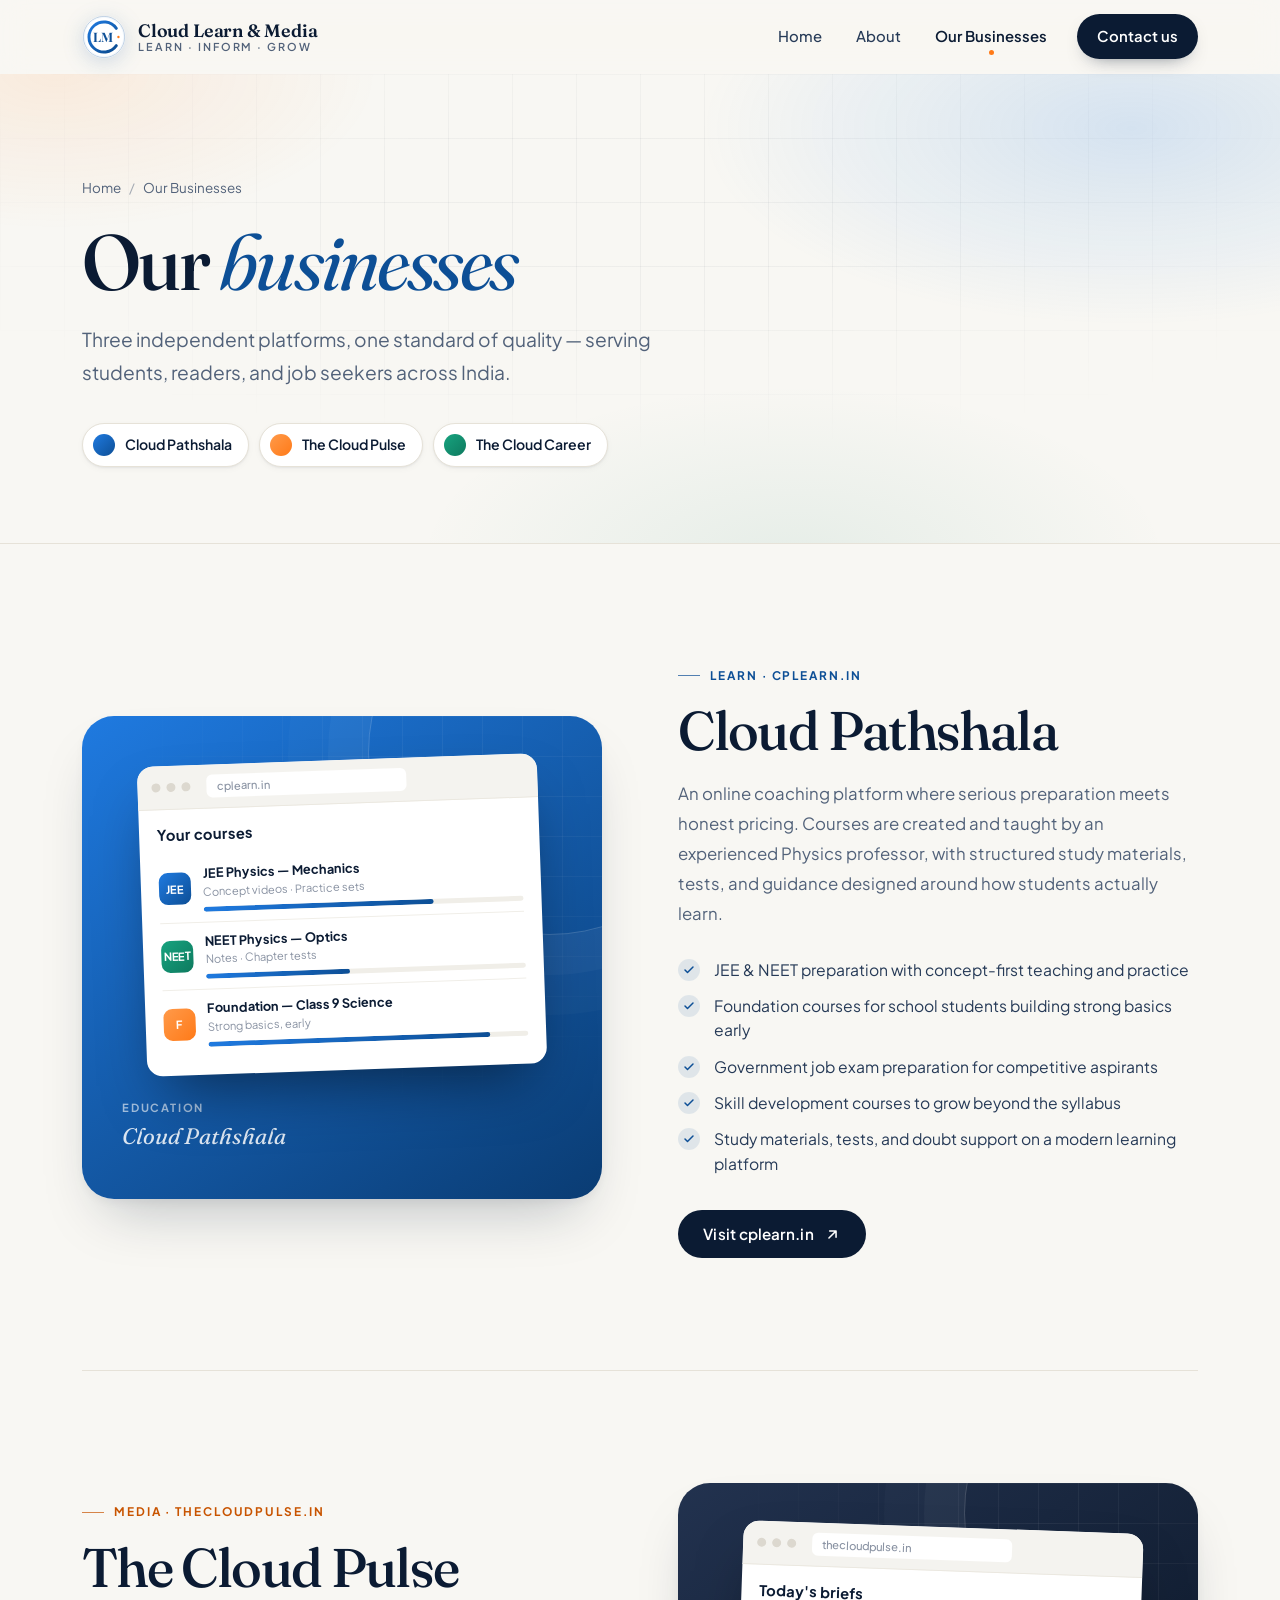
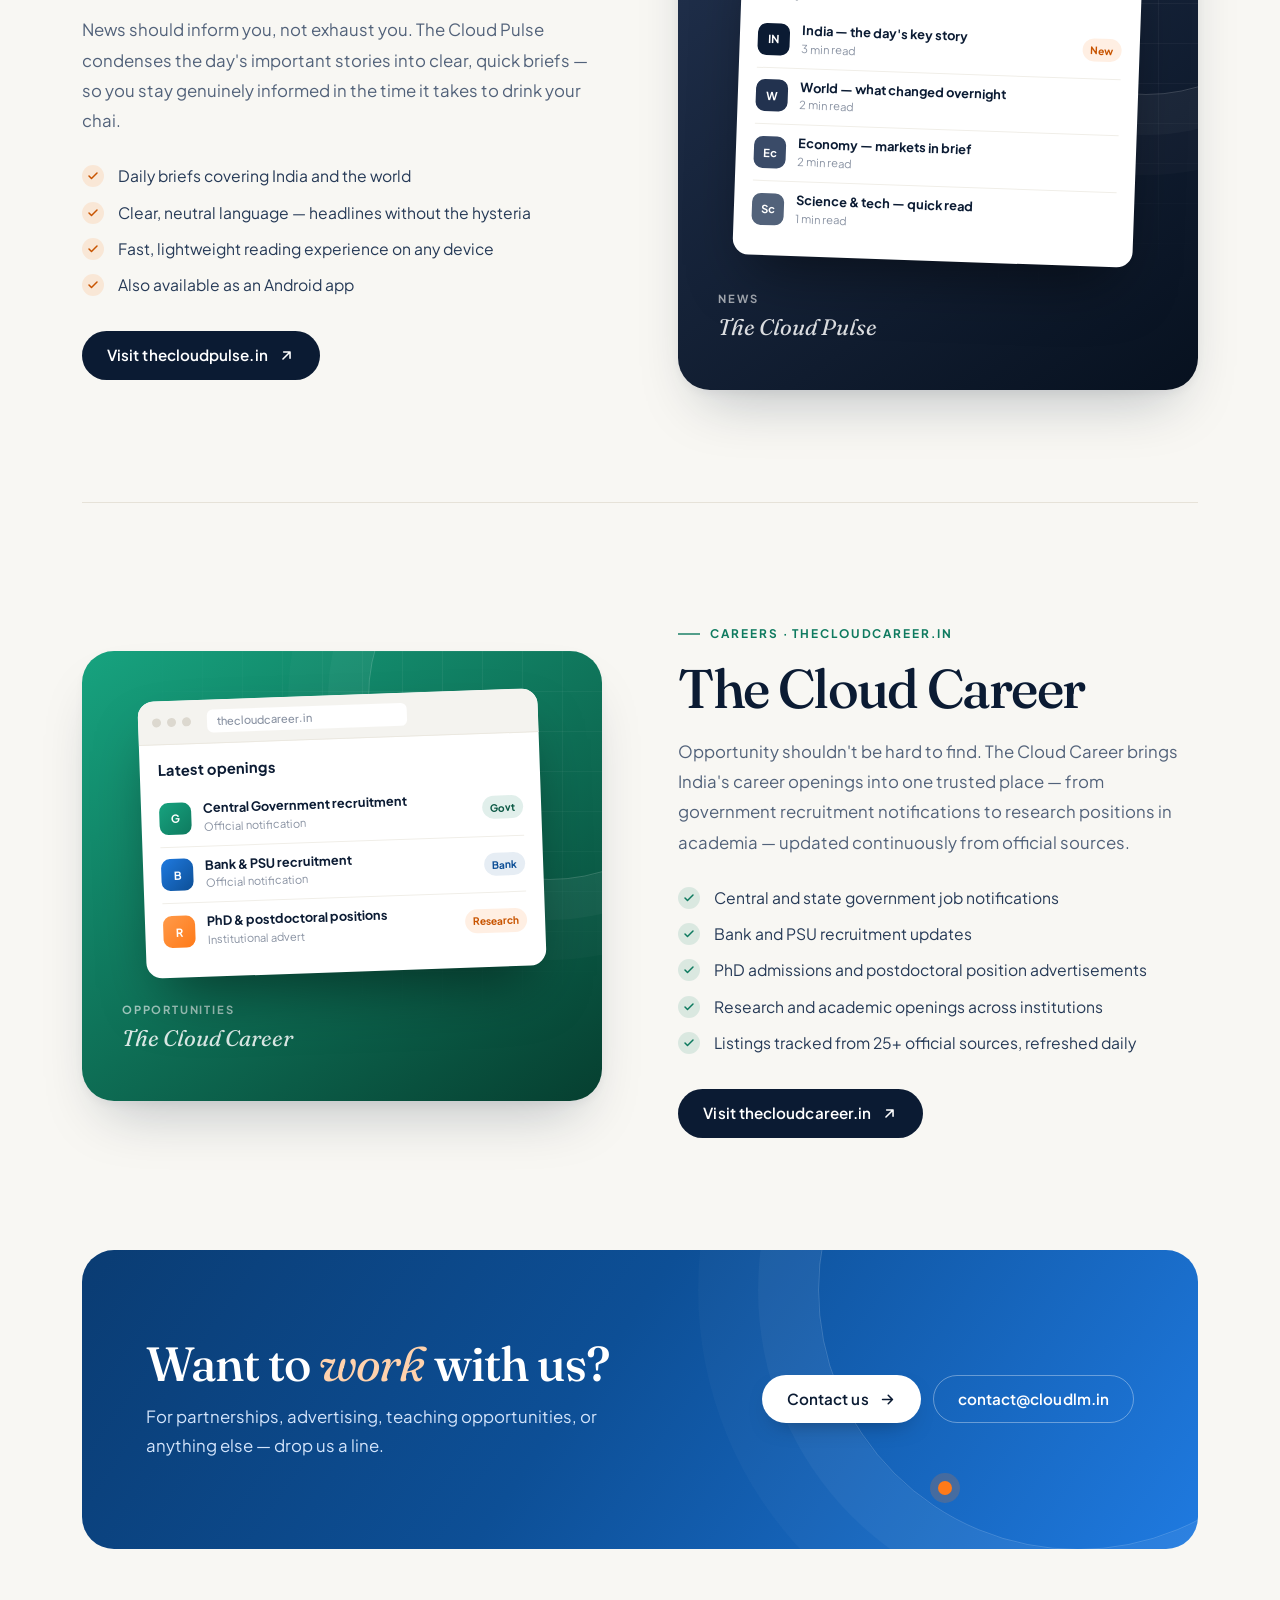
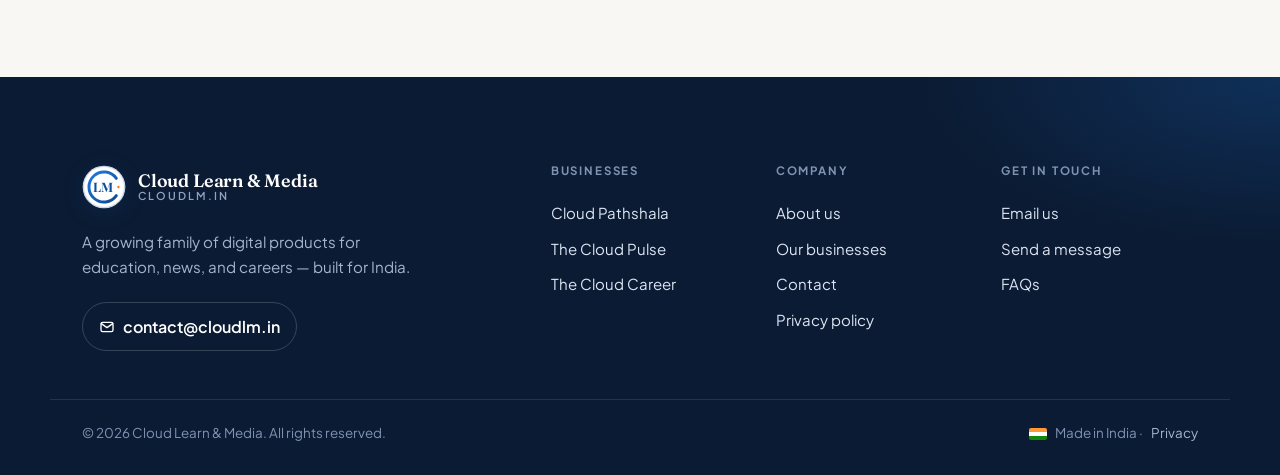
<file: businesses.html>
<!DOCTYPE html>
<html lang="en-IN" class="no-js">
<head>
<meta charset="UTF-8">
<meta name="viewport" content="width=device-width, initial-scale=1.0">
<title>Our Businesses — Cloud Learn &amp; Media</title>
<meta name="description" content="Explore the Cloud family: Cloud Pathshala for JEE, NEET, Foundation &amp; Govt Job preparation; The Cloud Pulse for news briefs; The Cloud Career for govt, bank, PhD &amp; postdoc job listings.">
<link rel="canonical" href="https://cloudlm.in/businesses.html">
<meta name="theme-color" content="#f8f7f3">
<link rel="icon" type="image/png" href="favicon-96.png">
<link rel="apple-touch-icon" href="assets/clm-logo-v3-512.png">
<meta property="og:site_name" content="Cloud Learn &amp; Media">
<meta property="og:title" content="Our Businesses">
<meta property="og:description" content="Cloud Pathshala, The Cloud Pulse, and The Cloud Career — one standard of quality.">
<meta property="og:url" content="https://cloudlm.in/businesses.html">
<meta property="og:type" content="website">
<meta property="og:image" content="https://cloudlm.in/assets/clm-logo-v3-512.png">
<meta name="twitter:card" content="summary">
<script>document.documentElement.className='js';</script>
<link rel="preconnect" href="https://fonts.googleapis.com">
<link rel="preconnect" href="https://fonts.gstatic.com" crossorigin>
<link href="https://fonts.googleapis.com/css2?family=Fraunces:ital,opsz,wght@0,9..144,300..700;1,9..144,300..700&family=Plus+Jakarta+Sans:wght@400..700&display=swap" rel="stylesheet">
<link href="https://fonts.googleapis.com/css2?family=Playfair+Display:wght@700&text=LM&display=swap" rel="stylesheet">
<link rel="stylesheet" href="assets/style.css?v=4">
</head>
<body>

<svg width="0" height="0" style="position:absolute" aria-hidden="true" focusable="false">
  <defs>
    <linearGradient id="cGrad" x1="0" y1="0" x2="0.8" y2="1">
      <stop offset="0" stop-color="#1f7ae0"/>
      <stop offset="1" stop-color="#0d4f96"/>
    </linearGradient>
    <g id="clm-badge">
      <circle cx="256" cy="256" r="248" fill="#ffffff"/>
      <circle cx="256" cy="256" r="240" fill="none" stroke="#0d4f96" stroke-width="3"/>
      <circle cx="256" cy="256" r="228" fill="none" stroke="#9cc4ee" stroke-width="1.5"/>
      <path d="M 399.4 155.6 A 175 175 0 1 0 399.4 356.4" fill="none" stroke="url(#cGrad)" stroke-width="34" stroke-linecap="round"/>
      <circle cx="424" cy="256" r="14" fill="#ff7a18"/>
      <text x="248" y="309" text-anchor="middle" font-family="'Playfair Display', Georgia, 'Times New Roman', serif" font-weight="700" font-size="152" letter-spacing="2" fill="#0d4f96">LM</text>
    </g>
    <symbol id="i-arrow" viewBox="0 0 24 24"><path d="M5 12h14M13 6l6 6-6 6" fill="none" stroke="currentColor" stroke-width="2.2" stroke-linecap="round" stroke-linejoin="round"/></symbol>
    <symbol id="i-ext" viewBox="0 0 24 24"><path d="M7 17L17 7M8 7h9v9" fill="none" stroke="currentColor" stroke-width="2.2" stroke-linecap="round" stroke-linejoin="round"/></symbol>
    <symbol id="i-mail" viewBox="0 0 24 24"><g fill="none" stroke="currentColor" stroke-width="2" stroke-linecap="round" stroke-linejoin="round"><rect x="3" y="5" width="18" height="14" rx="2.5"/><path d="M3.5 7l8.5 6 8.5-6"/></g></symbol>
    <symbol id="i-send" viewBox="0 0 24 24"><path d="M22 2L11 13M22 2l-7 20-4-9-9-4 20-7z" fill="none" stroke="currentColor" stroke-width="2" stroke-linecap="round" stroke-linejoin="round"/></symbol>
    <symbol id="i-cap" viewBox="0 0 24 24"><g fill="none" stroke="currentColor" stroke-width="1.8" stroke-linecap="round" stroke-linejoin="round"><path d="M12 3L2 8l10 5 10-5-10-5z"/><path d="M6 10.5V15c0 1.5 2.7 3 6 3s6-1.5 6-3v-4.5"/><path d="M22 8v5"/></g></symbol>
    <symbol id="i-news" viewBox="0 0 24 24"><g fill="none" stroke="currentColor" stroke-width="1.8" stroke-linecap="round" stroke-linejoin="round"><path d="M4 5h13v14H6a2 2 0 0 1-2-2V5z"/><path d="M17 9h3v8a2 2 0 0 1-2 2"/><path d="M8 9h5M8 13h5M8 16h3"/></g></symbol>
    <symbol id="i-brief" viewBox="0 0 24 24"><g fill="none" stroke="currentColor" stroke-width="1.8" stroke-linecap="round" stroke-linejoin="round"><rect x="3" y="7" width="18" height="13" rx="2.5"/><path d="M9 7V5.5A1.5 1.5 0 0 1 10.5 4h3A1.5 1.5 0 0 1 15 5.5V7"/><path d="M3 12.5h18"/></g></symbol>
    <symbol id="i-phone" viewBox="0 0 24 24"><g fill="none" stroke="currentColor" stroke-width="1.8" stroke-linecap="round" stroke-linejoin="round"><rect x="7" y="2.5" width="10" height="19" rx="2.5"/><path d="M11 18.5h2"/></g></symbol>
    <symbol id="i-clock" viewBox="0 0 24 24"><g fill="none" stroke="currentColor" stroke-width="1.8" stroke-linecap="round" stroke-linejoin="round"><circle cx="12" cy="12" r="9"/><path d="M12 7v5l3 3"/></g></symbol>
    <symbol id="i-globe" viewBox="0 0 24 24"><g fill="none" stroke="currentColor" stroke-width="1.8" stroke-linecap="round" stroke-linejoin="round"><circle cx="12" cy="12" r="9"/><path d="M3 12h18M12 3c2.5 2.6 3.8 5.6 3.8 9s-1.3 6.4-3.8 9c-2.5-2.6-3.8-5.6-3.8-9S9.5 5.6 12 3z"/></g></symbol>
    <symbol id="i-pin" viewBox="0 0 24 24"><g fill="none" stroke="currentColor" stroke-width="1.8" stroke-linecap="round" stroke-linejoin="round"><path d="M12 21s-7-4.6-7-10a7 7 0 0 1 14 0c0 5.4-7 10-7 10z"/><circle cx="12" cy="11" r="2.5"/></g></symbol>
    <symbol id="i-spark" viewBox="0 0 24 24"><g fill="none" stroke="currentColor" stroke-width="1.8" stroke-linecap="round" stroke-linejoin="round"><path d="M12 3v4M12 17v4M3 12h4M17 12h4M5.6 5.6l2.8 2.8M15.6 15.6l2.8 2.8M5.6 18.4l2.8-2.8M15.6 8.4l2.8-2.8"/></g></symbol>
    <symbol id="i-check" viewBox="0 0 24 24"><g fill="none" stroke="currentColor" stroke-width="1.8" stroke-linecap="round" stroke-linejoin="round"><path d="M12 3l7 3v5c0 4.5-3 8.3-7 10-4-1.7-7-5.5-7-10V6l7-3z"/><path d="M9 12l2 2 4-4"/></g></symbol>
    <symbol id="i-user" viewBox="0 0 24 24"><g fill="none" stroke="currentColor" stroke-width="1.8" stroke-linecap="round" stroke-linejoin="round"><circle cx="12" cy="8" r="4"/><path d="M4 21c0-4 3.6-6.5 8-6.5s8 2.5 8 6.5"/></g></symbol>
    <symbol id="i-chat" viewBox="0 0 24 24"><g fill="none" stroke="currentColor" stroke-width="1.8" stroke-linecap="round" stroke-linejoin="round"><path d="M21 12a8.5 8.5 0 0 1-12.4 7.6L3 21l1.5-5A8.5 8.5 0 1 1 21 12z"/><path d="M8.5 10.5h7M8.5 14h4.5"/></g></symbol>
  </defs>
</svg>

<a class="skip" href="#main">Skip to content</a>

<header class="site">
  <div class="nav">
    <a class="brand" href="index.html" aria-label="Cloud Learn &amp; Media — home">
      <svg viewBox="0 0 512 512" aria-hidden="true" focusable="false"><use href="#clm-badge"/></svg>
      <span class="brand-name"><b>Cloud Learn &amp; Media</b><small>Learn · Inform · Grow</small></span>
    </a>
    <button class="burger" type="button" aria-label="Open menu" aria-expanded="false" aria-controls="site-nav"><span></span></button>
    <nav class="links" id="site-nav" aria-label="Main">
      <a href="index.html">Home</a>
      <a href="about.html">About</a>
      <a href="businesses.html" class="active" aria-current="page">Our Businesses</a>
      <a href="contact.html" class="nav-cta">Contact us</a>
    </nav>
  </div>
</header>

<main id="main">

  <section class="page-hero">
    <div class="ambient" aria-hidden="true"></div>
    <div class="wrap">
      <ol class="crumbs reveal" aria-label="Breadcrumb"><li><a href="index.html">Home</a></li><li aria-current="page">Our Businesses</li></ol>
      <h1 class="h-xl reveal d1">Our <em>businesses</em></h1>
      <p class="lead reveal d2">Three independent platforms, one standard of quality — serving students, readers, and job seekers across India.</p>
      <nav class="subnav reveal d3" aria-label="Jump to a business">
        <a href="#pathshala"><i class="d-learn"></i>Cloud Pathshala</a>
        <a href="#pulse"><i class="d-pulse"></i>The Cloud Pulse</a>
        <a href="#career"><i class="d-career"></i>The Cloud Career</a>
      </nav>
    </div>
  </section>

  <div class="wrap">
    <section class="biz-detail" id="pathshala" aria-labelledby="pathshala-h">
      <div class="art learn reveal" aria-hidden="true">
        <div class="window">
          <div class="win-bar"><i></i><i></i><i></i><span>cplearn.in</span></div>
          <div class="win-body"><h4>Your courses</h4><div class="w-item"><span class="w-dot" style="background:linear-gradient(135deg,#1f7ae0,#0d4f96)">JEE</span><span class="w-txt"><b>JEE Physics — Mechanics</b><small>Concept videos · Practice sets<div class="w-bar"><i style="width:72%"></i></div></small></span></div><div class="w-item"><span class="w-dot" style="background:linear-gradient(135deg,#17a37f,#0e7a5f)">NEET</span><span class="w-txt"><b>NEET Physics — Optics</b><small>Notes · Chapter tests<div class="w-bar"><i style="width:45%"></i></div></small></span></div><div class="w-item"><span class="w-dot" style="background:linear-gradient(135deg,#ff9a4a,#ff7a18)">F</span><span class="w-txt"><b>Foundation — Class 9 Science</b><small>Strong basics, early<div class="w-bar"><i style="width:88%"></i></div></small></span></div></div>
        </div>
        <div class="wm"><small>Education</small>Cloud Pathshala</div>
      </div>
      <div class="txt reveal d1">
        <span class="kicker">Learn · cplearn.in</span>
        <h2 class="h-lg" id="pathshala-h">Cloud Pathshala</h2>
        <p>An online coaching platform where serious preparation meets honest pricing. Courses are created and taught by an experienced Physics professor, with structured study materials, tests, and guidance designed around how students actually learn.</p>
        <ul class="feat-list">
          <li>JEE &amp; NEET preparation with concept-first teaching and practice</li>
          <li>Foundation courses for school students building strong basics early</li>
          <li>Government job exam preparation for competitive aspirants</li>
          <li>Skill development courses to grow beyond the syllabus</li>
          <li>Study materials, tests, and doubt support on a modern learning platform</li>
        </ul>
        <a class="btn btn-ink" href="https://www.cplearn.in" target="_blank" rel="noopener">Visit cplearn.in <svg aria-hidden="true" focusable="false"><use href="#i-ext"/></svg></a>
      </div>
    </section>

    <section class="biz-detail flip" id="pulse" aria-labelledby="pulse-h">
      <div class="art media reveal" aria-hidden="true">
        <div class="window">
          <div class="win-bar"><i></i><i></i><i></i><span>thecloudpulse.in</span></div>
          <div class="win-body"><h4>Today's briefs</h4><div class="w-item"><span class="w-dot" style="background:#0b1b33">IN</span><span class="w-txt"><b>India — the day's key story</b><small>3 min read</small></span><span class="w-pill" style="background:rgba(255,122,24,.12);color:#c85400">New</span></div><div class="w-item"><span class="w-dot" style="background:#22324f">W</span><span class="w-txt"><b>World — what changed overnight</b><small>2 min read</small></span></div><div class="w-item"><span class="w-dot" style="background:#3a4b68">Ec</span><span class="w-txt"><b>Economy — markets in brief</b><small>2 min read</small></span></div><div class="w-item"><span class="w-dot" style="background:#52627a">Sc</span><span class="w-txt"><b>Science &amp; tech — quick read</b><small>1 min read</small></span></div></div>
        </div>
        <div class="wm"><small>News</small>The Cloud Pulse</div>
      </div>
      <div class="txt reveal d1">
        <span class="kicker">Media · thecloudpulse.in</span>
        <h2 class="h-lg" id="pulse-h">The Cloud Pulse</h2>
        <p>News should inform you, not exhaust you. The Cloud Pulse condenses the day's important stories into clear, quick briefs — so you stay genuinely informed in the time it takes to drink your chai.</p>
        <ul class="feat-list">
          <li>Daily briefs covering India and the world</li>
          <li>Clear, neutral language — headlines without the hysteria</li>
          <li>Fast, lightweight reading experience on any device</li>
          <li>Also available as an Android app</li>
        </ul>
        <a class="btn btn-ink" href="https://thecloudpulse.in" target="_blank" rel="noopener">Visit thecloudpulse.in <svg aria-hidden="true" focusable="false"><use href="#i-ext"/></svg></a>
      </div>
    </section>

    <section class="biz-detail" id="career" aria-labelledby="career-h">
      <div class="art career reveal" aria-hidden="true">
        <div class="window">
          <div class="win-bar"><i></i><i></i><i></i><span>thecloudcareer.in</span></div>
          <div class="win-body"><h4>Latest openings</h4><div class="w-item"><span class="w-dot" style="background:linear-gradient(135deg,#17a37f,#0e7a5f)">G</span><span class="w-txt"><b>Central Government recruitment</b><small>Official notification</small></span><span class="w-pill" style="background:rgba(14,122,95,.12);color:#0a5743">Govt</span></div><div class="w-item"><span class="w-dot" style="background:linear-gradient(135deg,#1f7ae0,#0d4f96)">B</span><span class="w-txt"><b>Bank &amp; PSU recruitment</b><small>Official notification</small></span><span class="w-pill" style="background:rgba(13,79,150,.1);color:#0d4f96">Bank</span></div><div class="w-item"><span class="w-dot" style="background:linear-gradient(135deg,#ff9a4a,#ff7a18)">R</span><span class="w-txt"><b>PhD &amp; postdoctoral positions</b><small>Institutional advert</small></span><span class="w-pill" style="background:rgba(255,122,24,.12);color:#c85400">Research</span></div></div>
        </div>
        <div class="wm"><small>Opportunities</small>The Cloud Career</div>
      </div>
      <div class="txt reveal d1">
        <span class="kicker">Careers · thecloudcareer.in</span>
        <h2 class="h-lg" id="career-h">The Cloud Career</h2>
        <p>Opportunity shouldn't be hard to find. The Cloud Career brings India's career openings into one trusted place — from government recruitment notifications to research positions in academia — updated continuously from official sources.</p>
        <ul class="feat-list">
          <li>Central and state government job notifications</li>
          <li>Bank and PSU recruitment updates</li>
          <li>PhD admissions and postdoctoral position advertisements</li>
          <li>Research and academic openings across institutions</li>
          <li>Listings tracked from 25+ official sources, refreshed daily</li>
        </ul>
        <a class="btn btn-ink" href="https://thecloudcareer.in" target="_blank" rel="noopener">Visit thecloudcareer.in <svg aria-hidden="true" focusable="false"><use href="#i-ext"/></svg></a>
      </div>
    </section>
  </div>

  <section class="block tight">
    <div class="wrap">
      <div class="cta-band reveal">
        <div>
          <h2>Want to <em>work</em> with us?</h2>
          <p>For partnerships, advertising, teaching opportunities, or anything else — drop us a line.</p>
        </div>
        <div class="cta-row">
          <a class="btn btn-light" href="contact.html">Contact us <svg aria-hidden="true" focusable="false"><use href="#i-arrow"/></svg></a>
          <a class="btn btn-outline-light" href="mailto:contact@cloudlm.in">contact@cloudlm.in</a>
        </div>
      </div>
    </div>
  </section>

</main>

<footer class="site">
  <div class="foot-inner">
    <div class="foot-brand">
      <a class="brand" href="index.html" aria-label="Cloud Learn &amp; Media — home">
        <svg viewBox="0 0 512 512" aria-hidden="true" focusable="false"><use href="#clm-badge"/></svg>
        <span class="brand-name"><b>Cloud Learn &amp; Media</b><small>cloudlm.in</small></span>
      </a>
      <p>A growing family of digital products for education, news, and careers — built for India.</p>
      <a class="foot-mail" href="mailto:contact@cloudlm.in"><svg aria-hidden="true" focusable="false"><use href="#i-mail"/></svg>contact@cloudlm.in</a>
    </div>
    <div class="foot-links">
      <div>
        <h3>Businesses</h3>
        <a href="https://www.cplearn.in" target="_blank" rel="noopener">Cloud Pathshala</a>
        <a href="https://thecloudpulse.in" target="_blank" rel="noopener">The Cloud Pulse</a>
        <a href="https://thecloudcareer.in" target="_blank" rel="noopener">The Cloud Career</a>
      </div>
      <div>
        <h3>Company</h3>
        <a href="about.html">About us</a>
        <a href="businesses.html">Our businesses</a>
        <a href="contact.html">Contact</a>
        <a href="privacy.html">Privacy policy</a>
      </div>
      <div>
        <h3>Get in touch</h3>
        <a href="mailto:contact@cloudlm.in">Email us</a>
        <a href="contact.html#contactForm">Send a message</a>
        <a href="contact.html#faq">FAQs</a>
      </div>
    </div>
  </div>
  <div class="copy">
    <span>© <span id="year">2026</span> Cloud Learn &amp; Media. All rights reserved.</span>
    <span class="made"><i aria-hidden="true"></i>Made in India · <a href="privacy.html">Privacy</a></span>
  </div>
</footer>

<script src="assets/main.js?v=4" defer></script>
</body>
</html>
</file>
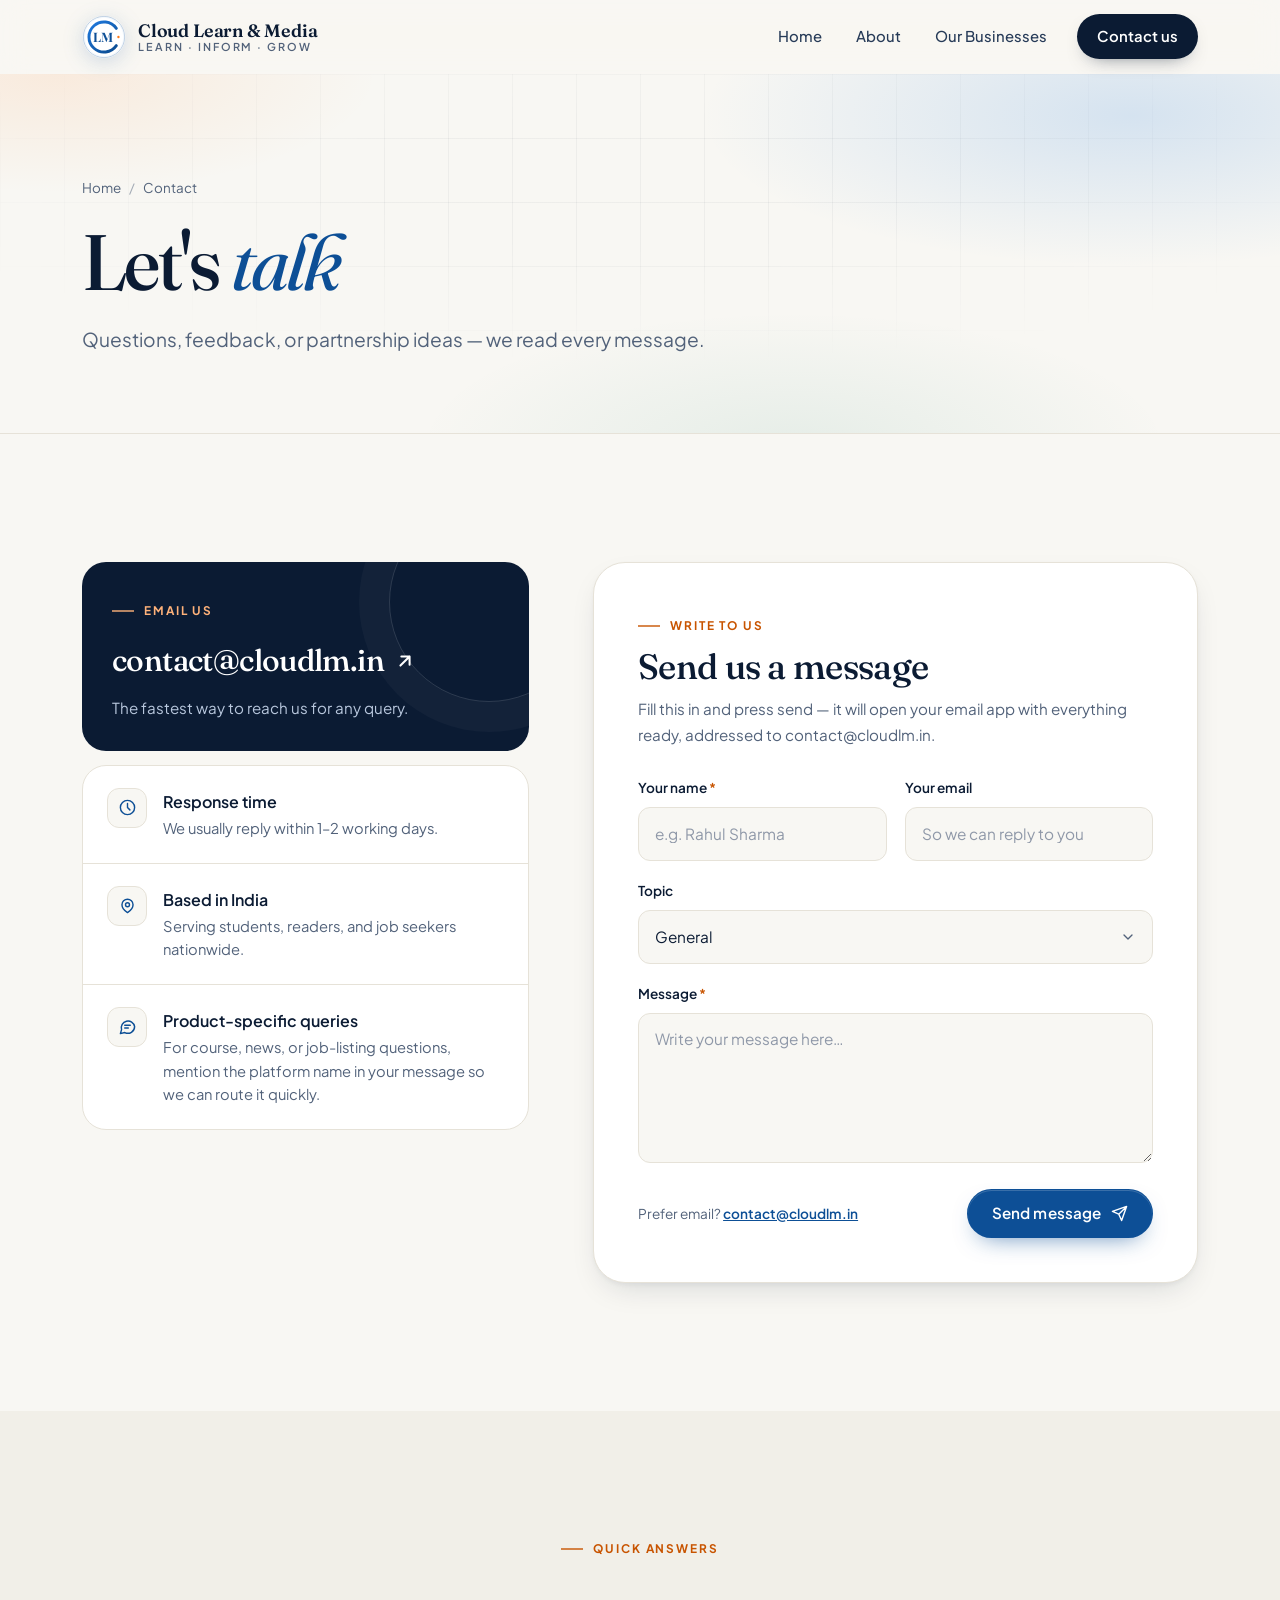
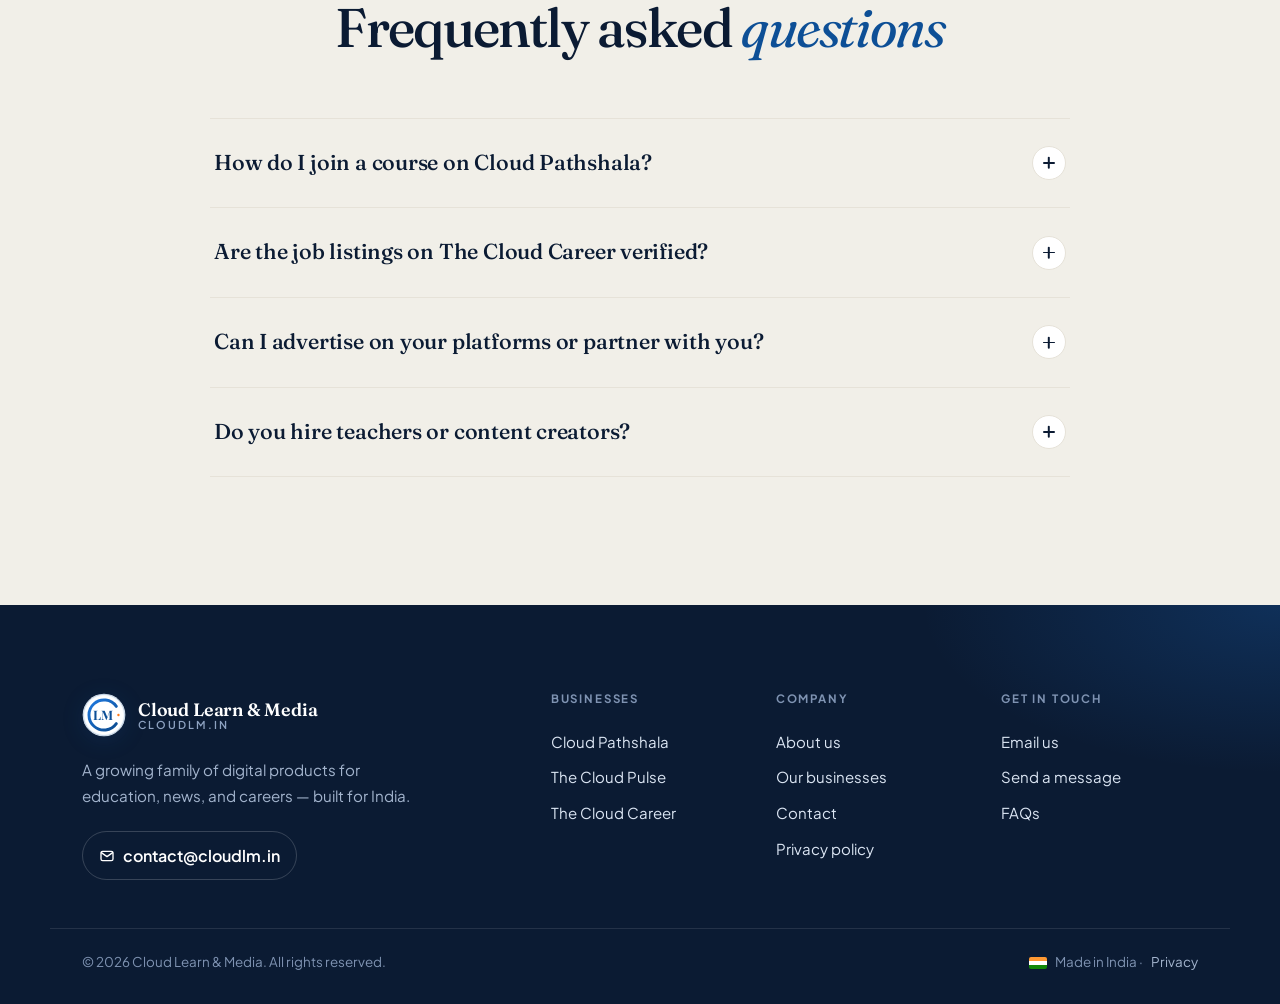
<file: contact.html>
<!DOCTYPE html>
<html lang="en-IN" class="no-js">
<head>
<meta charset="UTF-8">
<meta name="viewport" content="width=device-width, initial-scale=1.0">
<title>Contact Us — Cloud Learn &amp; Media</title>
<meta name="description" content="Get in touch with Cloud Learn &amp; Media. Email us at contact@cloudlm.in for queries about Cloud Pathshala, The Cloud Pulse, The Cloud Career, or partnerships.">
<link rel="canonical" href="https://cloudlm.in/contact.html">
<meta name="theme-color" content="#f8f7f3">
<link rel="icon" type="image/png" href="favicon-96.png">
<link rel="apple-touch-icon" href="assets/clm-logo-v3-512.png">
<meta property="og:site_name" content="Cloud Learn &amp; Media">
<meta property="og:title" content="Contact Us">
<meta property="og:description" content="Reach us at contact@cloudlm.in — we'd love to hear from you.">
<meta property="og:url" content="https://cloudlm.in/contact.html">
<meta property="og:type" content="website">
<meta property="og:image" content="https://cloudlm.in/assets/clm-logo-v3-512.png">
<meta name="twitter:card" content="summary">
<script>document.documentElement.className='js';</script>
<link rel="preconnect" href="https://fonts.googleapis.com">
<link rel="preconnect" href="https://fonts.gstatic.com" crossorigin>
<link href="https://fonts.googleapis.com/css2?family=Fraunces:ital,opsz,wght@0,9..144,300..700;1,9..144,300..700&family=Plus+Jakarta+Sans:wght@400..700&display=swap" rel="stylesheet">
<link href="https://fonts.googleapis.com/css2?family=Playfair+Display:wght@700&text=LM&display=swap" rel="stylesheet">
<link rel="stylesheet" href="assets/style.css?v=4">
<script type="application/ld+json">
{"@context":"https://schema.org","@type":"FAQPage","mainEntity":[{"@type":"Question","name":"How do I join a course on Cloud Pathshala?","acceptedAnswer":{"@type":"Answer","text":"Visit cplearn.in, browse the courses, and enroll directly online. If you have questions before enrolling, email us with \"Cloud Pathshala\" as the topic."}},{"@type":"Question","name":"Are the job listings on The Cloud Career verified?","acceptedAnswer":{"@type":"Answer","text":"Listings are aggregated from official government, bank, and institutional sources and refreshed continuously. Always apply through the official link provided with each listing."}},{"@type":"Question","name":"Can I advertise on your platforms or partner with you?","acceptedAnswer":{"@type":"Answer","text":"Yes — we're open to partnerships, advertising, and collaboration. Email contact@cloudlm.in with \"Partnership / Business\" as the topic and a short description of your proposal."}},{"@type":"Question","name":"Do you hire teachers or content creators?","acceptedAnswer":{"@type":"Answer","text":"We're always interested in hearing from talented educators. Send a short introduction and your subject expertise to our email, and we'll get back to you if there's a fit."}}]}
</script>
</head>
<body>

<svg width="0" height="0" style="position:absolute" aria-hidden="true" focusable="false">
  <defs>
    <linearGradient id="cGrad" x1="0" y1="0" x2="0.8" y2="1">
      <stop offset="0" stop-color="#1f7ae0"/>
      <stop offset="1" stop-color="#0d4f96"/>
    </linearGradient>
    <g id="clm-badge">
      <circle cx="256" cy="256" r="248" fill="#ffffff"/>
      <circle cx="256" cy="256" r="240" fill="none" stroke="#0d4f96" stroke-width="3"/>
      <circle cx="256" cy="256" r="228" fill="none" stroke="#9cc4ee" stroke-width="1.5"/>
      <path d="M 399.4 155.6 A 175 175 0 1 0 399.4 356.4" fill="none" stroke="url(#cGrad)" stroke-width="34" stroke-linecap="round"/>
      <circle cx="424" cy="256" r="14" fill="#ff7a18"/>
      <text x="248" y="309" text-anchor="middle" font-family="'Playfair Display', Georgia, 'Times New Roman', serif" font-weight="700" font-size="152" letter-spacing="2" fill="#0d4f96">LM</text>
    </g>
    <symbol id="i-arrow" viewBox="0 0 24 24"><path d="M5 12h14M13 6l6 6-6 6" fill="none" stroke="currentColor" stroke-width="2.2" stroke-linecap="round" stroke-linejoin="round"/></symbol>
    <symbol id="i-ext" viewBox="0 0 24 24"><path d="M7 17L17 7M8 7h9v9" fill="none" stroke="currentColor" stroke-width="2.2" stroke-linecap="round" stroke-linejoin="round"/></symbol>
    <symbol id="i-mail" viewBox="0 0 24 24"><g fill="none" stroke="currentColor" stroke-width="2" stroke-linecap="round" stroke-linejoin="round"><rect x="3" y="5" width="18" height="14" rx="2.5"/><path d="M3.5 7l8.5 6 8.5-6"/></g></symbol>
    <symbol id="i-send" viewBox="0 0 24 24"><path d="M22 2L11 13M22 2l-7 20-4-9-9-4 20-7z" fill="none" stroke="currentColor" stroke-width="2" stroke-linecap="round" stroke-linejoin="round"/></symbol>
    <symbol id="i-cap" viewBox="0 0 24 24"><g fill="none" stroke="currentColor" stroke-width="1.8" stroke-linecap="round" stroke-linejoin="round"><path d="M12 3L2 8l10 5 10-5-10-5z"/><path d="M6 10.5V15c0 1.5 2.7 3 6 3s6-1.5 6-3v-4.5"/><path d="M22 8v5"/></g></symbol>
    <symbol id="i-news" viewBox="0 0 24 24"><g fill="none" stroke="currentColor" stroke-width="1.8" stroke-linecap="round" stroke-linejoin="round"><path d="M4 5h13v14H6a2 2 0 0 1-2-2V5z"/><path d="M17 9h3v8a2 2 0 0 1-2 2"/><path d="M8 9h5M8 13h5M8 16h3"/></g></symbol>
    <symbol id="i-brief" viewBox="0 0 24 24"><g fill="none" stroke="currentColor" stroke-width="1.8" stroke-linecap="round" stroke-linejoin="round"><rect x="3" y="7" width="18" height="13" rx="2.5"/><path d="M9 7V5.5A1.5 1.5 0 0 1 10.5 4h3A1.5 1.5 0 0 1 15 5.5V7"/><path d="M3 12.5h18"/></g></symbol>
    <symbol id="i-phone" viewBox="0 0 24 24"><g fill="none" stroke="currentColor" stroke-width="1.8" stroke-linecap="round" stroke-linejoin="round"><rect x="7" y="2.5" width="10" height="19" rx="2.5"/><path d="M11 18.5h2"/></g></symbol>
    <symbol id="i-clock" viewBox="0 0 24 24"><g fill="none" stroke="currentColor" stroke-width="1.8" stroke-linecap="round" stroke-linejoin="round"><circle cx="12" cy="12" r="9"/><path d="M12 7v5l3 3"/></g></symbol>
    <symbol id="i-globe" viewBox="0 0 24 24"><g fill="none" stroke="currentColor" stroke-width="1.8" stroke-linecap="round" stroke-linejoin="round"><circle cx="12" cy="12" r="9"/><path d="M3 12h18M12 3c2.5 2.6 3.8 5.6 3.8 9s-1.3 6.4-3.8 9c-2.5-2.6-3.8-5.6-3.8-9S9.5 5.6 12 3z"/></g></symbol>
    <symbol id="i-pin" viewBox="0 0 24 24"><g fill="none" stroke="currentColor" stroke-width="1.8" stroke-linecap="round" stroke-linejoin="round"><path d="M12 21s-7-4.6-7-10a7 7 0 0 1 14 0c0 5.4-7 10-7 10z"/><circle cx="12" cy="11" r="2.5"/></g></symbol>
    <symbol id="i-spark" viewBox="0 0 24 24"><g fill="none" stroke="currentColor" stroke-width="1.8" stroke-linecap="round" stroke-linejoin="round"><path d="M12 3v4M12 17v4M3 12h4M17 12h4M5.6 5.6l2.8 2.8M15.6 15.6l2.8 2.8M5.6 18.4l2.8-2.8M15.6 8.4l2.8-2.8"/></g></symbol>
    <symbol id="i-check" viewBox="0 0 24 24"><g fill="none" stroke="currentColor" stroke-width="1.8" stroke-linecap="round" stroke-linejoin="round"><path d="M12 3l7 3v5c0 4.5-3 8.3-7 10-4-1.7-7-5.5-7-10V6l7-3z"/><path d="M9 12l2 2 4-4"/></g></symbol>
    <symbol id="i-user" viewBox="0 0 24 24"><g fill="none" stroke="currentColor" stroke-width="1.8" stroke-linecap="round" stroke-linejoin="round"><circle cx="12" cy="8" r="4"/><path d="M4 21c0-4 3.6-6.5 8-6.5s8 2.5 8 6.5"/></g></symbol>
    <symbol id="i-chat" viewBox="0 0 24 24"><g fill="none" stroke="currentColor" stroke-width="1.8" stroke-linecap="round" stroke-linejoin="round"><path d="M21 12a8.5 8.5 0 0 1-12.4 7.6L3 21l1.5-5A8.5 8.5 0 1 1 21 12z"/><path d="M8.5 10.5h7M8.5 14h4.5"/></g></symbol>
  </defs>
</svg>

<a class="skip" href="#main">Skip to content</a>

<header class="site">
  <div class="nav">
    <a class="brand" href="index.html" aria-label="Cloud Learn &amp; Media — home">
      <svg viewBox="0 0 512 512" aria-hidden="true" focusable="false"><use href="#clm-badge"/></svg>
      <span class="brand-name"><b>Cloud Learn &amp; Media</b><small>Learn · Inform · Grow</small></span>
    </a>
    <button class="burger" type="button" aria-label="Open menu" aria-expanded="false" aria-controls="site-nav"><span></span></button>
    <nav class="links" id="site-nav" aria-label="Main">
      <a href="index.html">Home</a>
      <a href="about.html">About</a>
      <a href="businesses.html">Our Businesses</a>
      <a href="contact.html" class="nav-cta active" aria-current="page">Contact us</a>
    </nav>
  </div>
</header>

<main id="main">

  <section class="page-hero">
    <div class="ambient" aria-hidden="true"></div>
    <div class="wrap">
      <ol class="crumbs reveal" aria-label="Breadcrumb"><li><a href="index.html">Home</a></li><li aria-current="page">Contact</li></ol>
      <h1 class="h-xl reveal d1">Let's <em>talk</em></h1>
      <p class="lead reveal d2">Questions, feedback, or partnership ideas — we read every message.</p>
    </div>
  </section>

  <section class="block">
    <div class="wrap contact-grid">

      <div class="contact-info">
        <a class="mail-hero reveal" href="mailto:contact@cloudlm.in">
          <span class="kicker">Email us</span>
          <strong>contact@cloudlm.in <svg aria-hidden="true" focusable="false"><use href="#i-ext"/></svg></strong>
          <p>The fastest way to reach us for any query.</p>
        </a>
        <ul class="info-list reveal d1">
          <li>
            <span class="cic"><svg aria-hidden="true" focusable="false"><use href="#i-clock"/></svg></span>
            <div><b>Response time</b><p>We usually reply within 1–2 working days.</p></div>
          </li>
          <li>
            <span class="cic"><svg aria-hidden="true" focusable="false"><use href="#i-pin"/></svg></span>
            <div><b>Based in India</b><p>Serving students, readers, and job seekers nationwide.</p></div>
          </li>
          <li>
            <span class="cic"><svg aria-hidden="true" focusable="false"><use href="#i-chat"/></svg></span>
            <div><b>Product-specific queries</b><p>For course, news, or job-listing questions, mention the platform name in your message so we can route it quickly.</p></div>
          </li>
        </ul>
      </div>

      <div class="form-card reveal d1">
        <span class="kicker">Write to us</span>
        <h2 style="margin-top:12px">Send us a message</h2>
        <p>Fill this in and press send — it will open your email app with everything ready, addressed to contact@cloudlm.in.</p>
        <form id="contactForm" novalidate>
          <div class="form-grid">
            <div class="field">
              <label for="cf-name">Your name <span class="req" aria-hidden="true">*</span></label>
              <input type="text" id="cf-name" name="name" placeholder="e.g. Rahul Sharma" autocomplete="name" required aria-describedby="cf-name-err">
              <span class="err" id="cf-name-err">Please tell us your name.</span>
            </div>
            <div class="field">
              <label for="cf-email">Your email</label>
              <input type="email" id="cf-email" name="email" placeholder="So we can reply to you" autocomplete="email" aria-describedby="cf-email-err">
              <span class="err" id="cf-email-err">That email address doesn't look right.</span>
            </div>
            <div class="field full">
              <label for="cf-topic">Topic</label>
              <select id="cf-topic" name="topic">
                <option>General</option>
                <option>Cloud Pathshala</option>
                <option>The Cloud Pulse</option>
                <option>The Cloud Career</option>
                <option>Partnership / Business</option>
                <option>Advertising</option>
              </select>
            </div>
            <div class="field full">
              <label for="cf-msg">Message <span class="req" aria-hidden="true">*</span></label>
              <textarea id="cf-msg" name="message" placeholder="Write your message here…" required aria-describedby="cf-msg-err"></textarea>
              <span class="err" id="cf-msg-err">Please write a short message.</span>
            </div>
            <p class="form-status" id="cf-status" role="status" aria-live="polite"></p>
          </div>
          <div class="form-foot">
            <p class="form-note">Prefer email? <a href="mailto:contact@cloudlm.in">contact@cloudlm.in</a></p>
            <button type="submit" class="btn btn-primary">Send message <svg aria-hidden="true" focusable="false"><use href="#i-send"/></svg></button>
          </div>
        </form>
      </div>

    </div>
  </section>

  <!-- FAQ -->
  <section class="block alt" id="faq">
    <div class="wrap">
      <div class="sec-head center reveal">
        <span class="kicker">Quick answers</span>
        <h2 class="h-lg">Frequently asked <em>questions</em></h2>
      </div>
      <div class="faq reveal d1">
        <details>
          <summary>How do I join a course on Cloud Pathshala?<span class="pm" aria-hidden="true"></span></summary>
          <p>Visit <a href="https://www.cplearn.in" target="_blank" rel="noopener">cplearn.in</a>, browse the courses, and enroll directly online. If you have questions before enrolling, email us with "Cloud Pathshala" as the topic.</p>
        </details>
        <details>
          <summary>Are the job listings on The Cloud Career verified?<span class="pm" aria-hidden="true"></span></summary>
          <p>Listings are aggregated from official government, bank, and institutional sources and refreshed continuously. Always apply through the official link provided with each listing.</p>
        </details>
        <details>
          <summary>Can I advertise on your platforms or partner with you?<span class="pm" aria-hidden="true"></span></summary>
          <p>Yes — we're open to partnerships, advertising, and collaboration. Email <a href="mailto:contact@cloudlm.in">contact@cloudlm.in</a> with "Partnership / Business" as the topic and a short description of your proposal.</p>
        </details>
        <details>
          <summary>Do you hire teachers or content creators?<span class="pm" aria-hidden="true"></span></summary>
          <p>We're always interested in hearing from talented educators. Send a short introduction and your subject expertise to our email, and we'll get back to you if there's a fit.</p>
        </details>
      </div>
    </div>
  </section>

</main>

<footer class="site">
  <div class="foot-inner">
    <div class="foot-brand">
      <a class="brand" href="index.html" aria-label="Cloud Learn &amp; Media — home">
        <svg viewBox="0 0 512 512" aria-hidden="true" focusable="false"><use href="#clm-badge"/></svg>
        <span class="brand-name"><b>Cloud Learn &amp; Media</b><small>cloudlm.in</small></span>
      </a>
      <p>A growing family of digital products for education, news, and careers — built for India.</p>
      <a class="foot-mail" href="mailto:contact@cloudlm.in"><svg aria-hidden="true" focusable="false"><use href="#i-mail"/></svg>contact@cloudlm.in</a>
    </div>
    <div class="foot-links">
      <div>
        <h3>Businesses</h3>
        <a href="https://www.cplearn.in" target="_blank" rel="noopener">Cloud Pathshala</a>
        <a href="https://thecloudpulse.in" target="_blank" rel="noopener">The Cloud Pulse</a>
        <a href="https://thecloudcareer.in" target="_blank" rel="noopener">The Cloud Career</a>
      </div>
      <div>
        <h3>Company</h3>
        <a href="about.html">About us</a>
        <a href="businesses.html">Our businesses</a>
        <a href="contact.html">Contact</a>
        <a href="privacy.html">Privacy policy</a>
      </div>
      <div>
        <h3>Get in touch</h3>
        <a href="mailto:contact@cloudlm.in">Email us</a>
        <a href="contact.html#contactForm">Send a message</a>
        <a href="contact.html#faq">FAQs</a>
      </div>
    </div>
  </div>
  <div class="copy">
    <span>© <span id="year">2026</span> Cloud Learn &amp; Media. All rights reserved.</span>
    <span class="made"><i aria-hidden="true"></i>Made in India · <a href="privacy.html">Privacy</a></span>
  </div>
</footer>

<script src="assets/main.js?v=4" defer></script>
</body>
</html>
</file>
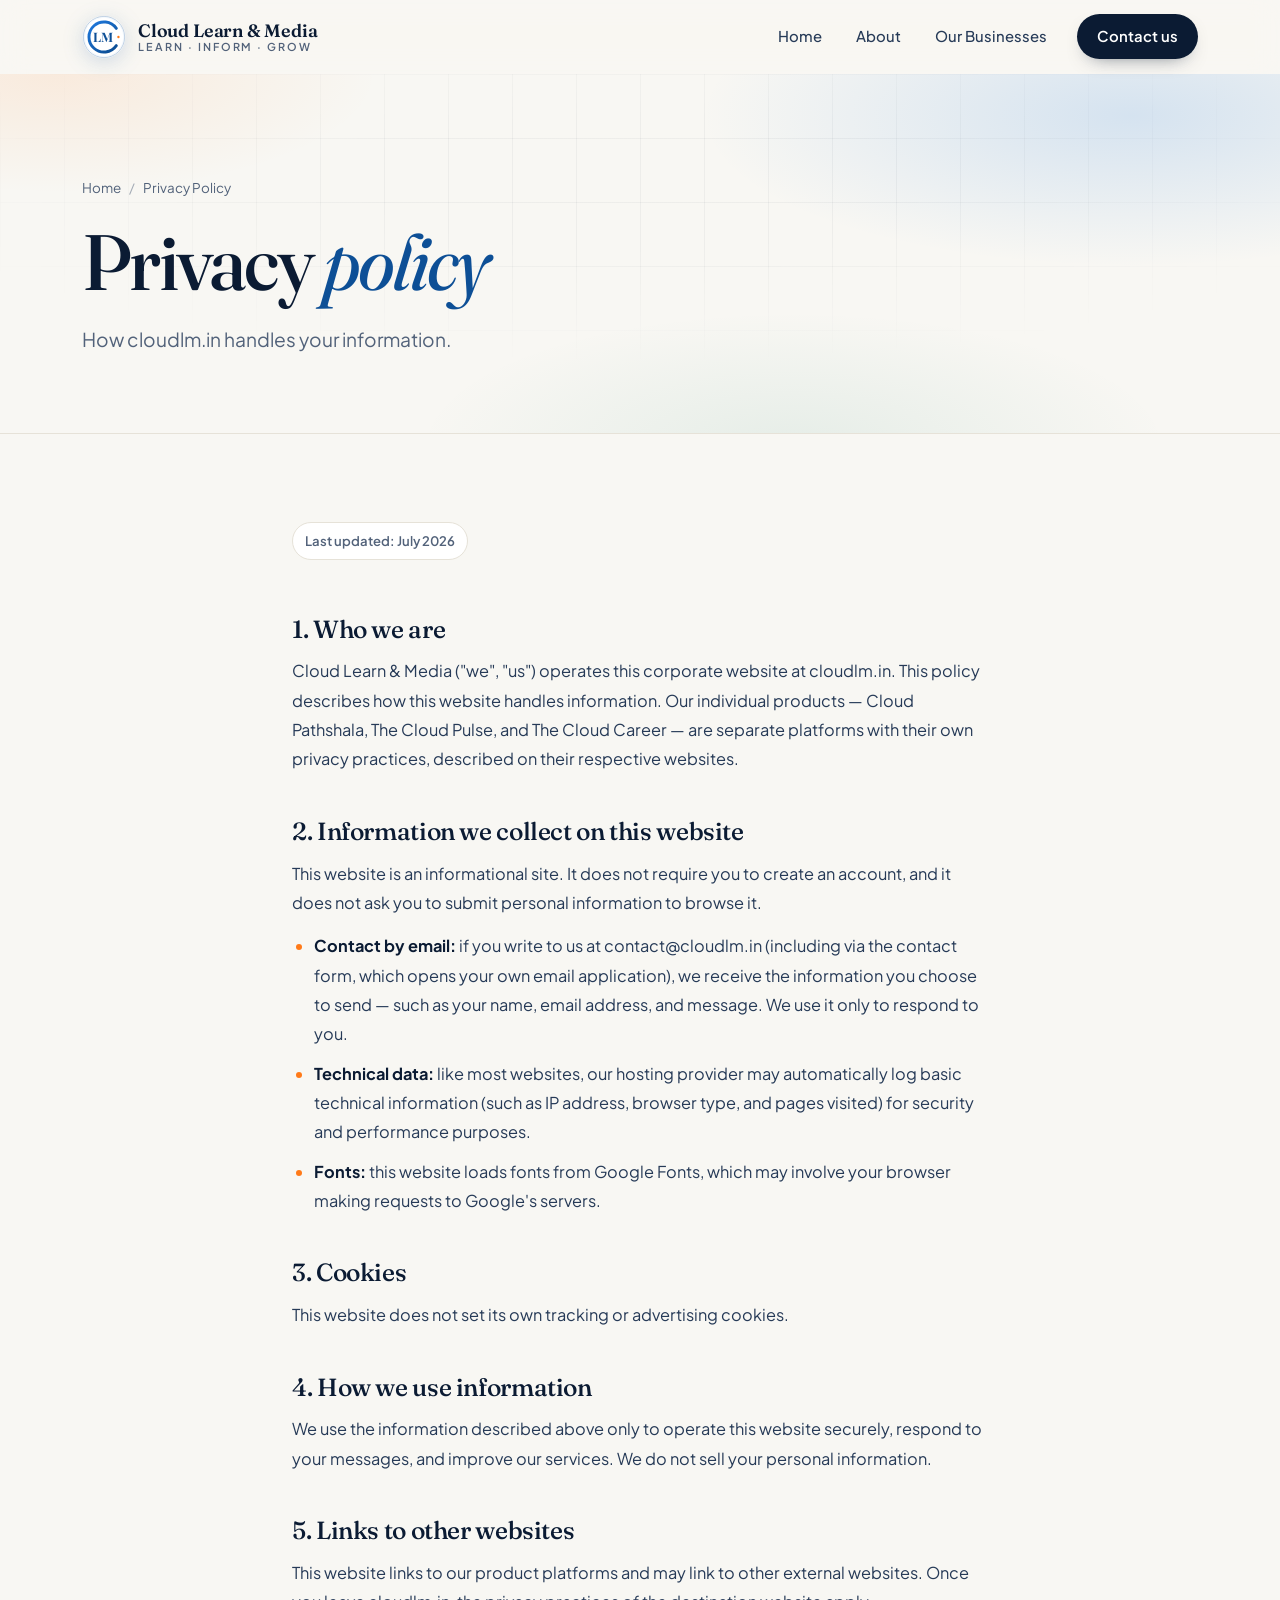
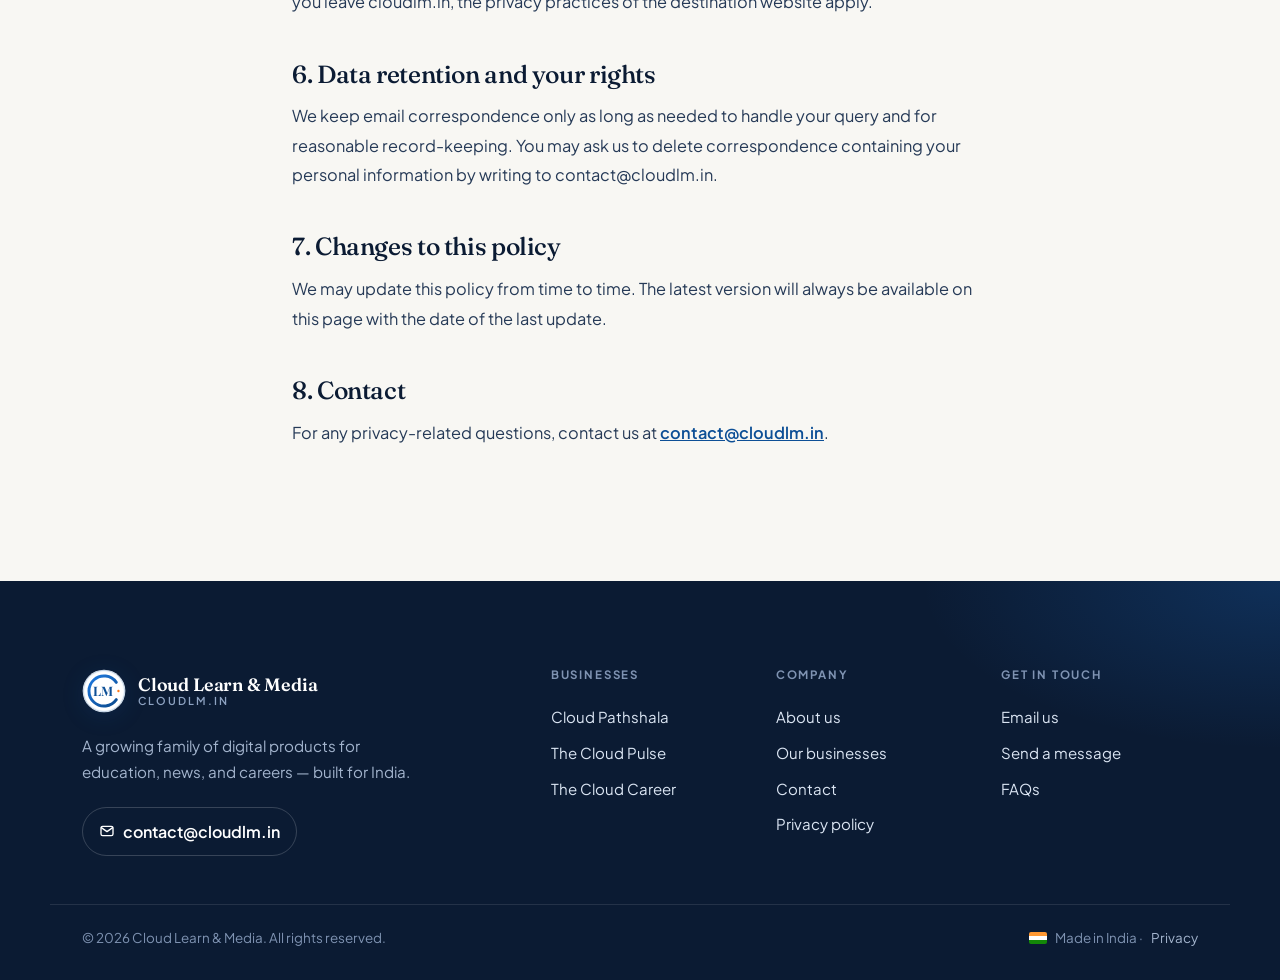
<file: privacy.html>
<!DOCTYPE html>
<html lang="en-IN" class="no-js">
<head>
<meta charset="UTF-8">
<meta name="viewport" content="width=device-width, initial-scale=1.0">
<title>Privacy Policy — Cloud Learn &amp; Media</title>
<meta name="description" content="Privacy policy for cloudlm.in, the corporate website of Cloud Learn &amp; Media.">
<link rel="canonical" href="https://cloudlm.in/privacy.html">
<meta name="theme-color" content="#f8f7f3">
<link rel="icon" type="image/png" href="favicon-96.png">
<link rel="apple-touch-icon" href="assets/clm-logo-v3-512.png">
<meta property="og:site_name" content="Cloud Learn &amp; Media">
<meta property="og:title" content="Privacy Policy">
<meta property="og:description" content="How cloudlm.in handles your information.">
<meta property="og:url" content="https://cloudlm.in/privacy.html">
<meta property="og:type" content="website">
<meta property="og:image" content="https://cloudlm.in/assets/clm-logo-v3-512.png">
<meta name="twitter:card" content="summary">
<script>document.documentElement.className='js';</script>
<link rel="preconnect" href="https://fonts.googleapis.com">
<link rel="preconnect" href="https://fonts.gstatic.com" crossorigin>
<link href="https://fonts.googleapis.com/css2?family=Fraunces:ital,opsz,wght@0,9..144,300..700;1,9..144,300..700&family=Plus+Jakarta+Sans:wght@400..700&display=swap" rel="stylesheet">
<link href="https://fonts.googleapis.com/css2?family=Playfair+Display:wght@700&text=LM&display=swap" rel="stylesheet">
<link rel="stylesheet" href="assets/style.css?v=4">
</head>
<body>

<svg width="0" height="0" style="position:absolute" aria-hidden="true" focusable="false">
  <defs>
    <linearGradient id="cGrad" x1="0" y1="0" x2="0.8" y2="1">
      <stop offset="0" stop-color="#1f7ae0"/>
      <stop offset="1" stop-color="#0d4f96"/>
    </linearGradient>
    <g id="clm-badge">
      <circle cx="256" cy="256" r="248" fill="#ffffff"/>
      <circle cx="256" cy="256" r="240" fill="none" stroke="#0d4f96" stroke-width="3"/>
      <circle cx="256" cy="256" r="228" fill="none" stroke="#9cc4ee" stroke-width="1.5"/>
      <path d="M 399.4 155.6 A 175 175 0 1 0 399.4 356.4" fill="none" stroke="url(#cGrad)" stroke-width="34" stroke-linecap="round"/>
      <circle cx="424" cy="256" r="14" fill="#ff7a18"/>
      <text x="248" y="309" text-anchor="middle" font-family="'Playfair Display', Georgia, 'Times New Roman', serif" font-weight="700" font-size="152" letter-spacing="2" fill="#0d4f96">LM</text>
    </g>
    <symbol id="i-arrow" viewBox="0 0 24 24"><path d="M5 12h14M13 6l6 6-6 6" fill="none" stroke="currentColor" stroke-width="2.2" stroke-linecap="round" stroke-linejoin="round"/></symbol>
    <symbol id="i-ext" viewBox="0 0 24 24"><path d="M7 17L17 7M8 7h9v9" fill="none" stroke="currentColor" stroke-width="2.2" stroke-linecap="round" stroke-linejoin="round"/></symbol>
    <symbol id="i-mail" viewBox="0 0 24 24"><g fill="none" stroke="currentColor" stroke-width="2" stroke-linecap="round" stroke-linejoin="round"><rect x="3" y="5" width="18" height="14" rx="2.5"/><path d="M3.5 7l8.5 6 8.5-6"/></g></symbol>
    <symbol id="i-send" viewBox="0 0 24 24"><path d="M22 2L11 13M22 2l-7 20-4-9-9-4 20-7z" fill="none" stroke="currentColor" stroke-width="2" stroke-linecap="round" stroke-linejoin="round"/></symbol>
    <symbol id="i-cap" viewBox="0 0 24 24"><g fill="none" stroke="currentColor" stroke-width="1.8" stroke-linecap="round" stroke-linejoin="round"><path d="M12 3L2 8l10 5 10-5-10-5z"/><path d="M6 10.5V15c0 1.5 2.7 3 6 3s6-1.5 6-3v-4.5"/><path d="M22 8v5"/></g></symbol>
    <symbol id="i-news" viewBox="0 0 24 24"><g fill="none" stroke="currentColor" stroke-width="1.8" stroke-linecap="round" stroke-linejoin="round"><path d="M4 5h13v14H6a2 2 0 0 1-2-2V5z"/><path d="M17 9h3v8a2 2 0 0 1-2 2"/><path d="M8 9h5M8 13h5M8 16h3"/></g></symbol>
    <symbol id="i-brief" viewBox="0 0 24 24"><g fill="none" stroke="currentColor" stroke-width="1.8" stroke-linecap="round" stroke-linejoin="round"><rect x="3" y="7" width="18" height="13" rx="2.5"/><path d="M9 7V5.5A1.5 1.5 0 0 1 10.5 4h3A1.5 1.5 0 0 1 15 5.5V7"/><path d="M3 12.5h18"/></g></symbol>
    <symbol id="i-phone" viewBox="0 0 24 24"><g fill="none" stroke="currentColor" stroke-width="1.8" stroke-linecap="round" stroke-linejoin="round"><rect x="7" y="2.5" width="10" height="19" rx="2.5"/><path d="M11 18.5h2"/></g></symbol>
    <symbol id="i-clock" viewBox="0 0 24 24"><g fill="none" stroke="currentColor" stroke-width="1.8" stroke-linecap="round" stroke-linejoin="round"><circle cx="12" cy="12" r="9"/><path d="M12 7v5l3 3"/></g></symbol>
    <symbol id="i-globe" viewBox="0 0 24 24"><g fill="none" stroke="currentColor" stroke-width="1.8" stroke-linecap="round" stroke-linejoin="round"><circle cx="12" cy="12" r="9"/><path d="M3 12h18M12 3c2.5 2.6 3.8 5.6 3.8 9s-1.3 6.4-3.8 9c-2.5-2.6-3.8-5.6-3.8-9S9.5 5.6 12 3z"/></g></symbol>
    <symbol id="i-pin" viewBox="0 0 24 24"><g fill="none" stroke="currentColor" stroke-width="1.8" stroke-linecap="round" stroke-linejoin="round"><path d="M12 21s-7-4.6-7-10a7 7 0 0 1 14 0c0 5.4-7 10-7 10z"/><circle cx="12" cy="11" r="2.5"/></g></symbol>
    <symbol id="i-spark" viewBox="0 0 24 24"><g fill="none" stroke="currentColor" stroke-width="1.8" stroke-linecap="round" stroke-linejoin="round"><path d="M12 3v4M12 17v4M3 12h4M17 12h4M5.6 5.6l2.8 2.8M15.6 15.6l2.8 2.8M5.6 18.4l2.8-2.8M15.6 8.4l2.8-2.8"/></g></symbol>
    <symbol id="i-check" viewBox="0 0 24 24"><g fill="none" stroke="currentColor" stroke-width="1.8" stroke-linecap="round" stroke-linejoin="round"><path d="M12 3l7 3v5c0 4.5-3 8.3-7 10-4-1.7-7-5.5-7-10V6l7-3z"/><path d="M9 12l2 2 4-4"/></g></symbol>
    <symbol id="i-user" viewBox="0 0 24 24"><g fill="none" stroke="currentColor" stroke-width="1.8" stroke-linecap="round" stroke-linejoin="round"><circle cx="12" cy="8" r="4"/><path d="M4 21c0-4 3.6-6.5 8-6.5s8 2.5 8 6.5"/></g></symbol>
    <symbol id="i-chat" viewBox="0 0 24 24"><g fill="none" stroke="currentColor" stroke-width="1.8" stroke-linecap="round" stroke-linejoin="round"><path d="M21 12a8.5 8.5 0 0 1-12.4 7.6L3 21l1.5-5A8.5 8.5 0 1 1 21 12z"/><path d="M8.5 10.5h7M8.5 14h4.5"/></g></symbol>
  </defs>
</svg>

<a class="skip" href="#main">Skip to content</a>

<header class="site">
  <div class="nav">
    <a class="brand" href="index.html" aria-label="Cloud Learn &amp; Media — home">
      <svg viewBox="0 0 512 512" aria-hidden="true" focusable="false"><use href="#clm-badge"/></svg>
      <span class="brand-name"><b>Cloud Learn &amp; Media</b><small>Learn · Inform · Grow</small></span>
    </a>
    <button class="burger" type="button" aria-label="Open menu" aria-expanded="false" aria-controls="site-nav"><span></span></button>
    <nav class="links" id="site-nav" aria-label="Main">
      <a href="index.html">Home</a>
      <a href="about.html">About</a>
      <a href="businesses.html">Our Businesses</a>
      <a href="contact.html" class="nav-cta">Contact us</a>
    </nav>
  </div>
</header>

<main id="main">

  <section class="page-hero">
    <div class="ambient" aria-hidden="true"></div>
    <div class="wrap">
      <ol class="crumbs reveal" aria-label="Breadcrumb"><li><a href="index.html">Home</a></li><li aria-current="page">Privacy Policy</li></ol>
      <h1 class="h-xl reveal d1">Privacy <em>policy</em></h1>
      <p class="lead reveal d2">How cloudlm.in handles your information.</p>
    </div>
  </section>

  <article class="legal">
    <p class="updated">Last updated: July 2026</p>

    <h2>1. Who we are</h2>
    <p>Cloud Learn &amp; Media ("we", "us") operates this corporate website at cloudlm.in. This policy describes how this website handles information. Our individual products — Cloud Pathshala, The Cloud Pulse, and The Cloud Career — are separate platforms with their own privacy practices, described on their respective websites.</p>

    <h2>2. Information we collect on this website</h2>
    <p>This website is an informational site. It does not require you to create an account, and it does not ask you to submit personal information to browse it.</p>
    <ul>
      <li><b>Contact by email:</b> if you write to us at contact@cloudlm.in (including via the contact form, which opens your own email application), we receive the information you choose to send — such as your name, email address, and message. We use it only to respond to you.</li>
      <li><b>Technical data:</b> like most websites, our hosting provider may automatically log basic technical information (such as IP address, browser type, and pages visited) for security and performance purposes.</li>
      <li><b>Fonts:</b> this website loads fonts from Google Fonts, which may involve your browser making requests to Google's servers.</li>
    </ul>

    <h2>3. Cookies</h2>
    <p>This website does not set its own tracking or advertising cookies.</p>

    <h2>4. How we use information</h2>
    <p>We use the information described above only to operate this website securely, respond to your messages, and improve our services. We do not sell your personal information.</p>

    <h2>5. Links to other websites</h2>
    <p>This website links to our product platforms and may link to other external websites. Once you leave cloudlm.in, the privacy practices of the destination website apply.</p>

    <h2>6. Data retention and your rights</h2>
    <p>We keep email correspondence only as long as needed to handle your query and for reasonable record-keeping. You may ask us to delete correspondence containing your personal information by writing to contact@cloudlm.in.</p>

    <h2>7. Changes to this policy</h2>
    <p>We may update this policy from time to time. The latest version will always be available on this page with the date of the last update.</p>

    <h2>8. Contact</h2>
    <p>For any privacy-related questions, contact us at <a href="mailto:contact@cloudlm.in">contact@cloudlm.in</a>.</p>
  </article>

</main>

<footer class="site">
  <div class="foot-inner">
    <div class="foot-brand">
      <a class="brand" href="index.html" aria-label="Cloud Learn &amp; Media — home">
        <svg viewBox="0 0 512 512" aria-hidden="true" focusable="false"><use href="#clm-badge"/></svg>
        <span class="brand-name"><b>Cloud Learn &amp; Media</b><small>cloudlm.in</small></span>
      </a>
      <p>A growing family of digital products for education, news, and careers — built for India.</p>
      <a class="foot-mail" href="mailto:contact@cloudlm.in"><svg aria-hidden="true" focusable="false"><use href="#i-mail"/></svg>contact@cloudlm.in</a>
    </div>
    <div class="foot-links">
      <div>
        <h3>Businesses</h3>
        <a href="https://www.cplearn.in" target="_blank" rel="noopener">Cloud Pathshala</a>
        <a href="https://thecloudpulse.in" target="_blank" rel="noopener">The Cloud Pulse</a>
        <a href="https://thecloudcareer.in" target="_blank" rel="noopener">The Cloud Career</a>
      </div>
      <div>
        <h3>Company</h3>
        <a href="about.html">About us</a>
        <a href="businesses.html">Our businesses</a>
        <a href="contact.html">Contact</a>
        <a href="privacy.html">Privacy policy</a>
      </div>
      <div>
        <h3>Get in touch</h3>
        <a href="mailto:contact@cloudlm.in">Email us</a>
        <a href="contact.html#contactForm">Send a message</a>
        <a href="contact.html#faq">FAQs</a>
      </div>
    </div>
  </div>
  <div class="copy">
    <span>© <span id="year">2026</span> Cloud Learn &amp; Media. All rights reserved.</span>
    <span class="made"><i aria-hidden="true"></i>Made in India · <a href="privacy.html">Privacy</a></span>
  </div>
</footer>

<script src="assets/main.js?v=4" defer></script>
</body>
</html>
</file>
<file: assets/style.css>
/* ==========================================================================
   Cloud Learn & Media — cloudlm.in
   Design system v4
   Display: Fraunces · Text: Plus Jakarta Sans · Monogram: Playfair Display
   ========================================================================== */

:root{
  /* Brand */
  --royal:#0d4f96;
  --royal-deep:#0a3c73;
  --bright:#1f7ae0;
  --sky:#9cc4ee;
  --ember:#ff7a18;
  --ember-deep:#c85400;     /* ember for text on light backgrounds (AA) */
  --emerald:#0e7a5f;
  --emerald-deep:#0a5743;

  /* Neutrals */
  --ink:#0b1b33;
  --ink-2:#263a57;
  --muted:#52627a;
  --paper:#f8f7f3;
  --paper-2:#f1efe8;
  --surface:#ffffff;
  --line:#e6e2d8;
  --line-cool:#dbe6f3;

  /* Type */
  --f-display:'Fraunces', 'Iowan Old Style', Georgia, serif;
  --f-text:'Plus Jakarta Sans', system-ui, -apple-system, 'Segoe UI', sans-serif;

  /* Shape & depth */
  --r-sm:10px;
  --r-md:16px;
  --r-lg:24px;
  --r-xl:32px;
  --shadow-sm:0 1px 2px rgba(11,27,51,.06), 0 2px 8px -2px rgba(11,27,51,.06);
  --shadow-md:0 2px 4px rgba(11,27,51,.04), 0 12px 32px -12px rgba(11,27,51,.18);
  --shadow-lg:0 4px 8px rgba(11,27,51,.04), 0 30px 60px -24px rgba(11,27,51,.28);

  --ease:cubic-bezier(.22,.61,.36,1);
  --wrap:1180px;
  --gutter:clamp(16px, 4vw, 32px);
}

/* ---------- Reset & base ---------- */
*,*::before,*::after{box-sizing:border-box}
*{margin:0;padding:0}
html{scroll-behavior:smooth;-webkit-text-size-adjust:100%;scroll-padding-top:96px}
body{
  font-family:var(--f-text);
  font-size:1rem;
  line-height:1.7;
  color:var(--ink-2);
  background:var(--paper);
  -webkit-font-smoothing:antialiased;
  -moz-osx-font-smoothing:grayscale;
  text-rendering:optimizeLegibility;
  overflow-x:hidden;
}
img,svg{display:block;max-width:100%}
a{color:inherit}
button,input,select,textarea{font:inherit;color:inherit}
::selection{background:rgba(31,122,224,.18);color:var(--ink)}
:focus-visible{outline:2px solid var(--bright);outline-offset:3px;border-radius:6px}

.skip{
  position:absolute;left:16px;top:-60px;z-index:200;
  background:var(--ink);color:#fff;padding:10px 16px;border-radius:var(--r-sm);
  text-decoration:none;font-weight:600;transition:top .2s var(--ease);
}
.skip:focus{top:12px}

.wrap{max-width:var(--wrap);margin:0 auto;padding:0 var(--gutter)}

/* ---------- Typography ---------- */
h1,h2,h3,h4,.display{
  font-family:var(--f-display);
  font-optical-sizing:auto;
  color:var(--ink);
  font-weight:500;
  letter-spacing:-.02em;
  line-height:1.08;
}
h1 em,h2 em,h3 em,.display em{font-style:italic;font-weight:400;color:var(--royal)}
h1 em.ember,h2 em.ember{color:var(--ember)}
.h-xl{font-size:clamp(2.6rem, 6.2vw, 4.9rem);letter-spacing:-.035em;line-height:1.02}
.h-lg{font-size:clamp(2.1rem, 4.4vw, 3.4rem);letter-spacing:-.03em}
.h-md{font-size:clamp(1.6rem, 2.8vw, 2.2rem)}
.h-sm{font-size:1.4rem;letter-spacing:-.015em}
.lead{font-size:clamp(1.05rem, 1.5vw, 1.2rem);line-height:1.7;color:var(--muted)}
p{color:var(--muted)}

.kicker{
  display:inline-flex;align-items:center;gap:10px;
  font-family:var(--f-text);
  font-size:.74rem;font-weight:700;letter-spacing:.16em;text-transform:uppercase;
  color:var(--ember-deep);
}
.kicker::before{content:"";width:22px;height:1.5px;background:currentColor;opacity:.7}
.kicker.plain::before{display:none}

/* ---------- Buttons ---------- */
.btn{
  --bg:var(--ink);--fg:#fff;
  position:relative;
  display:inline-flex;align-items:center;justify-content:center;gap:10px;
  padding:14px 24px;border-radius:999px;border:1px solid transparent;
  background:var(--bg);color:var(--fg);
  font-weight:600;font-size:.95rem;letter-spacing:.005em;line-height:1.2;
  text-decoration:none;cursor:pointer;white-space:nowrap;
  transition:transform .25s var(--ease), box-shadow .25s var(--ease), background .25s var(--ease), border-color .25s var(--ease), color .25s var(--ease);
}
.btn svg{width:17px;height:17px;flex-shrink:0;transition:transform .25s var(--ease)}
.btn:hover{transform:translateY(-2px)}
.btn:hover svg{transform:translateX(3px)}
.btn-primary{--bg:var(--royal);box-shadow:0 10px 24px -12px rgba(13,79,150,.7), inset 0 1px 0 rgba(255,255,255,.18)}
.btn-primary:hover{--bg:var(--royal-deep);box-shadow:0 16px 30px -14px rgba(13,79,150,.8), inset 0 1px 0 rgba(255,255,255,.18)}
.btn-ink{--bg:var(--ink)}
.btn-ink:hover{--bg:#16294a}
.btn-ghost{--bg:transparent;--fg:var(--ink);border-color:rgba(11,27,51,.18)}
.btn-ghost:hover{border-color:var(--ink);--bg:rgba(255,255,255,.7)}
.btn-light{--bg:#fff;--fg:var(--ink);box-shadow:0 10px 24px -14px rgba(0,0,0,.5)}
.btn-outline-light{--bg:transparent;--fg:#fff;border-color:rgba(255,255,255,.35)}
.btn-outline-light:hover{border-color:#fff;--bg:rgba(255,255,255,.08)}
.btn-ember{--bg:var(--ember);--fg:#1b0d00;box-shadow:0 10px 24px -12px rgba(255,122,24,.8)}
.btn-ember:hover{--bg:#ff8c36}

.link-arrow{
  display:inline-flex;align-items:center;gap:8px;
  font-weight:600;color:var(--royal);text-decoration:none;
  background:linear-gradient(currentColor,currentColor) 0 100%/0 1.5px no-repeat;
  padding-bottom:2px;transition:background-size .3s var(--ease);
}
.link-arrow svg{width:16px;height:16px;transition:transform .25s var(--ease)}
.link-arrow:hover{background-size:100% 1.5px}
.link-arrow:hover svg{transform:translateX(3px)}

/* ---------- Header ---------- */
header.site{
  position:sticky;top:0;z-index:100;
  background:rgba(248,247,243,.72);
  -webkit-backdrop-filter:saturate(160%) blur(14px);
  backdrop-filter:saturate(160%) blur(14px);
  border-bottom:1px solid transparent;
  transition:border-color .3s var(--ease), background .3s var(--ease), box-shadow .3s var(--ease);
}
header.site.scrolled{
  background:rgba(248,247,243,.9);
  border-bottom-color:var(--line);
  box-shadow:0 10px 30px -24px rgba(11,27,51,.35);
}
.nav{
  max-width:var(--wrap);margin:0 auto;padding:14px var(--gutter);
  display:flex;align-items:center;justify-content:space-between;gap:20px;
}
.brand{display:flex;align-items:center;gap:12px;text-decoration:none;color:var(--ink)}
.brand svg{width:44px;height:44px;flex-shrink:0;filter:drop-shadow(0 4px 10px rgba(13,79,150,.18));transition:transform .5s var(--ease)}
.brand:hover svg{transform:rotate(-8deg)}
.brand-name{display:flex;flex-direction:column;line-height:1.1}
.brand-name b{font-family:var(--f-display);font-weight:600;font-size:1.12rem;letter-spacing:-.01em}
.brand-name small{font-size:.68rem;font-weight:600;letter-spacing:.18em;text-transform:uppercase;color:var(--muted)}

nav.links{display:flex;align-items:center;gap:6px}
nav.links a{
  position:relative;
  padding:8px 14px;border-radius:999px;
  text-decoration:none;font-weight:500;font-size:.93rem;color:var(--ink-2);
  transition:color .2s var(--ease), background .2s var(--ease);
}
nav.links a:not(.nav-cta):hover{color:var(--ink);background:rgba(11,27,51,.05)}
nav.links a.active{color:var(--ink);font-weight:600}
nav.links a.active::after{
  content:"";position:absolute;left:50%;bottom:2px;width:5px;height:5px;margin-left:-2.5px;
  border-radius:50%;background:var(--ember);
}
nav.links a.nav-cta{
  margin-left:10px;padding:10px 20px;
  background:var(--ink);color:#fff;font-weight:600;
  box-shadow:0 8px 20px -12px rgba(11,27,51,.7);
  transition:transform .25s var(--ease), background .25s var(--ease);
}
nav.links a.nav-cta:hover{background:var(--royal);transform:translateY(-1px)}
nav.links a.nav-cta.active::after{display:none}

.burger{
  display:none;width:44px;height:44px;border-radius:12px;
  border:1px solid var(--line);background:var(--surface);cursor:pointer;
  position:relative;
}
.burger span,.burger span::before,.burger span::after{
  position:absolute;left:12px;width:18px;height:1.8px;border-radius:2px;background:var(--ink);
  transition:transform .3s var(--ease), opacity .2s var(--ease), top .3s var(--ease);
}
.burger span{top:21px}
.burger span::before{content:"";left:0;top:-6px}
.burger span::after{content:"";left:0;top:6px}
.menu-open .burger span{background:transparent}
.menu-open .burger span::before{top:0;transform:rotate(45deg)}
.menu-open .burger span::after{top:0;transform:rotate(-45deg)}

/* ---------- Ambient background ---------- */
.ambient{position:absolute;inset:0;overflow:hidden;pointer-events:none;z-index:0}
.ambient::before{
  content:"";position:absolute;inset:-10% -10% auto -10%;height:120%;
  background:
    radial-gradient(40% 50% at 82% 18%, rgba(31,122,224,.16), transparent 70%),
    radial-gradient(30% 40% at 12% 8%, rgba(255,122,24,.10), transparent 70%),
    radial-gradient(35% 45% at 60% 95%, rgba(14,122,95,.08), transparent 70%);
}
.ambient::after{
  content:"";position:absolute;inset:0;
  background-image:
    linear-gradient(rgba(11,27,51,.045) 1px, transparent 1px),
    linear-gradient(90deg, rgba(11,27,51,.045) 1px, transparent 1px);
  background-size:64px 64px;
  -webkit-mask-image:radial-gradient(70% 60% at 50% 30%, #000 30%, transparent 85%);
  mask-image:radial-gradient(70% 60% at 50% 30%, #000 30%, transparent 85%);
}

/* ---------- Hero (home) ---------- */
.hero{position:relative;padding:clamp(48px, 8vw, 96px) 0 clamp(56px, 8vw, 104px)}
.hero-grid{
  position:relative;z-index:1;
  display:grid;grid-template-columns:1.08fr .92fr;gap:clamp(32px, 5vw, 72px);align-items:center;
}
.pill{
  display:inline-flex;align-items:center;gap:10px;
  padding:6px 14px 6px 8px;border-radius:999px;
  background:rgba(255,255,255,.75);border:1px solid var(--line);
  font-size:.82rem;font-weight:500;color:var(--ink-2);
  box-shadow:var(--shadow-sm);
}
.pill .tag{
  padding:3px 9px;border-radius:999px;background:var(--ink);color:#fff;
  font-size:.7rem;font-weight:700;letter-spacing:.08em;text-transform:uppercase;
}
.hero h1{margin:26px 0 22px}
.hero .lead{max-width:540px}
.cta-row{display:flex;flex-wrap:wrap;gap:12px;margin-top:34px}
.proof{
  display:flex;flex-wrap:wrap;gap:12px 32px;margin-top:44px;padding-top:28px;
  border-top:1px solid var(--line);list-style:none;
}
.proof li{display:flex;flex-direction:column;gap:2px}
.proof b{font-family:var(--f-display);font-weight:500;font-size:1.7rem;color:var(--ink);letter-spacing:-.02em;line-height:1}
.proof b span{color:var(--ember)}
.proof small{font-size:.8rem;color:var(--muted);font-weight:500}

/* Hero visual: the family around the monogram */
.constellation{position:relative;aspect-ratio:1/1;max-width:540px;width:100%;margin-left:auto}
.constellation .ring{
  position:absolute;inset:0;margin:auto;border-radius:50%;
  border:1px dashed rgba(13,79,150,.22);
}
.constellation .ring.r1{width:58%;height:58%}
.constellation .ring.r2{width:86%;height:86%;border-style:solid;border-color:rgba(13,79,150,.10)}
.constellation .ring.r2::after{
  content:"";position:absolute;top:50%;left:-5px;width:10px;height:10px;margin-top:-5px;border-radius:50%;
  background:var(--ember);box-shadow:0 0 0 6px rgba(255,122,24,.15);
}
.spin{animation:spin 60s linear infinite}
@keyframes spin{to{transform:rotate(360deg)}}
.constellation .core{
  position:absolute;inset:0;margin:auto;width:30%;height:30%;
  border-radius:50%;background:#fff;
  box-shadow:0 30px 60px -20px rgba(13,79,150,.45), 0 0 0 12px rgba(255,255,255,.55);
}
.constellation .core svg{width:100%;height:100%}

.mini{
  position:absolute;width:47%;
  background:rgba(255,255,255,.92);
  -webkit-backdrop-filter:blur(8px);backdrop-filter:blur(8px);
  border:1px solid rgba(255,255,255,.9);
  border-radius:var(--r-md);padding:14px 16px;
  box-shadow:var(--shadow-lg);
  animation:float 7s ease-in-out infinite;
}
.mini-head{display:flex;align-items:center;gap:10px;margin-bottom:10px}
.mini-ic{width:30px;height:30px;border-radius:9px;display:grid;place-items:center;flex-shrink:0;color:#fff}
.mini-ic svg{width:16px;height:16px}
.mini-head b{display:block;font-size:.82rem;color:var(--ink);line-height:1.2}
.mini-head small{display:block;font-size:.7rem;color:var(--muted);line-height:1.3}
.mini .bar{height:6px;border-radius:6px;background:var(--paper-2);overflow:hidden;margin-top:8px}
.mini .bar i{display:block;height:100%;width:72%;border-radius:inherit;background:linear-gradient(90deg,var(--bright),var(--royal))}
.mini .row{display:flex;justify-content:space-between;font-size:.72rem;color:var(--muted);font-weight:500}
.mini .lines i{display:block;height:6px;border-radius:6px;background:var(--paper-2);margin-top:7px}
.mini .lines i:nth-child(1){width:92%}
.mini .lines i:nth-child(2){width:78%}
.mini .lines i:nth-child(3){width:56%}
.mini .tags{display:flex;gap:6px;flex-wrap:wrap}
.mini .tags span{font-size:.66rem;font-weight:600;padding:3px 8px;border-radius:999px;background:rgba(14,122,95,.1);color:var(--emerald-deep)}
.mini.m-learn{top:3%;left:0}
.mini.m-learn .mini-ic{background:linear-gradient(135deg,var(--bright),var(--royal))}
.mini.m-pulse{top:15%;right:0;animation-delay:-2.4s}
.mini.m-pulse .mini-ic{background:linear-gradient(135deg,#ff9a4a,var(--ember))}
.mini.m-career{width:54%;bottom:4%;left:23%;animation-delay:-4.6s}
.mini.m-career .mini-ic{background:linear-gradient(135deg,#17a37f,var(--emerald))}
.live{display:inline-flex;align-items:center;gap:6px;font-size:.66rem;font-weight:700;letter-spacing:.08em;text-transform:uppercase;color:var(--ember-deep)}
.live::before{content:"";width:6px;height:6px;border-radius:50%;background:var(--ember);animation:pulse 1.8s ease-out infinite}
@keyframes float{0%,100%{transform:translateY(0)}50%{transform:translateY(-10px)}}
@keyframes pulse{0%{box-shadow:0 0 0 0 rgba(255,122,24,.6)}100%{box-shadow:0 0 0 8px rgba(255,122,24,0)}}

/* ---------- Ticker ---------- */
.ticker{
  position:relative;overflow:hidden;
  border-block:1px solid var(--line);
  background:var(--surface);
  padding:18px 0;
  -webkit-mask-image:linear-gradient(90deg,transparent,#000 8%,#000 92%,transparent);
  mask-image:linear-gradient(90deg,transparent,#000 8%,#000 92%,transparent);
}
.ticker-track{display:flex;width:max-content;animation:marquee 48s linear infinite}
.ticker:hover .ticker-track{animation-play-state:paused}
.ticker ul{display:flex;list-style:none;flex-shrink:0}
.ticker li{
  display:flex;align-items:center;gap:28px;padding-right:28px;
  font-family:var(--f-display);font-size:1.25rem;font-style:italic;color:var(--ink-2);white-space:nowrap;
}
.ticker li::after{content:"";width:7px;height:7px;border-radius:50%;background:var(--ember);opacity:.8}
@keyframes marquee{to{transform:translateX(-50%)}}

/* ---------- Sections ---------- */
.block{position:relative;padding:clamp(72px, 10vw, 128px) 0}
.block.tight{padding-top:0}
.block.alt{background:var(--paper-2)}
.sec-head{display:grid;grid-template-columns:1fr 1fr;gap:24px 48px;align-items:end;margin-bottom:clamp(36px, 5vw, 60px)}
.sec-head h2{margin-top:16px}
.sec-head p{max-width:460px;justify-self:end}
.sec-head.center{grid-template-columns:1fr;text-align:center;justify-items:center}
.sec-head.center p{justify-self:center}

/* ---------- Product cards (home) ---------- */
.biz-grid{display:grid;grid-template-columns:repeat(3,1fr);gap:20px}
.card{
  --c1:var(--bright);--c2:var(--royal);--tint:rgba(31,122,224,.08);--fg:var(--royal);
  position:relative;display:flex;flex-direction:column;
  background:var(--surface);border:1px solid var(--line);border-radius:var(--r-lg);
  overflow:hidden;
  transition:transform .4s var(--ease), box-shadow .4s var(--ease), border-color .4s var(--ease);
}
.card:hover{transform:translateY(-6px);box-shadow:var(--shadow-lg);border-color:transparent}
.card.media{--c1:#22324f;--c2:var(--ink);--tint:rgba(255,122,24,.1);--fg:var(--ember-deep)}
.card.career{--c1:#17a37f;--c2:var(--emerald-deep);--tint:rgba(14,122,95,.09);--fg:var(--emerald)}
.card-art{
  position:relative;height:184px;padding:22px 24px;
  background:linear-gradient(140deg,var(--c1),var(--c2));
  color:#fff;overflow:hidden;
  display:flex;flex-direction:column;justify-content:space-between;
}
.card-art::before{
  content:"";position:absolute;right:-60px;top:-60px;width:240px;height:240px;border-radius:50%;
  border:1px solid rgba(255,255,255,.22);
  box-shadow:0 0 0 30px rgba(255,255,255,.04), 0 0 0 60px rgba(255,255,255,.03);
  transition:transform .8s var(--ease);
}
.card:hover .card-art::before{transform:scale(1.12)}
.card-art .num{font-family:var(--f-display);font-size:.9rem;font-style:italic;opacity:.75}
.card-art .glyph{position:relative;width:52px;height:52px;border-radius:14px;display:grid;place-items:center;background:rgba(255,255,255,.14);border:1px solid rgba(255,255,255,.22);-webkit-backdrop-filter:blur(6px);backdrop-filter:blur(6px)}
.card-art .glyph svg{width:26px;height:26px}
.card-art .domain{position:relative;font-size:.78rem;font-weight:600;letter-spacing:.04em;opacity:.85}
.card.media .card-art .glyph{color:var(--ember)}
.card-body{display:flex;flex-direction:column;flex:1;padding:26px 24px 24px}
.card-body .kicker{color:var(--fg)}
.card-body h3{font-size:1.65rem;margin:12px 0 10px}
.card-body > p{font-size:.95rem;line-height:1.65}
.chips{display:flex;flex-wrap:wrap;gap:6px;margin:20px 0 26px}
.chip{
  font-size:.74rem;font-weight:600;padding:5px 11px;border-radius:999px;
  background:var(--tint);color:var(--fg);
}
.card-actions{display:flex;align-items:center;justify-content:space-between;gap:12px;margin-top:auto;padding-top:20px;border-top:1px solid var(--line)}
.card-actions .visit{
  display:inline-flex;align-items:center;gap:8px;
  padding:10px 16px;border-radius:999px;background:var(--ink);color:#fff;
  font-weight:600;font-size:.86rem;text-decoration:none;
  transition:background .25s var(--ease);
}
.card-actions .visit svg{width:15px;height:15px;transition:transform .25s var(--ease)}
.card-actions .visit:hover{background:var(--c2)}
.card-actions .visit:hover svg{transform:translate(2px,-2px)}
.card-actions .more{font-size:.86rem;font-weight:600;color:var(--muted);text-decoration:none}
.card-actions .more:hover{color:var(--ink)}

/* ---------- Values ---------- */
.values{display:grid;grid-template-columns:.8fr 1.2fr;gap:clamp(36px, 6vw, 96px);align-items:start}
.values-intro{position:sticky;top:120px}
.values-intro h2{margin:16px 0 18px}
.value-grid{display:grid;grid-template-columns:1fr 1fr;border-top:1px solid var(--line);border-left:1px solid var(--line)}
.value{
  padding:30px 28px 32px;border-right:1px solid var(--line);border-bottom:1px solid var(--line);
  background:transparent;transition:background .3s var(--ease);
}
.value:hover{background:var(--surface)}
.value .ic{
  width:46px;height:46px;border-radius:13px;display:grid;place-items:center;
  background:var(--surface);border:1px solid var(--line);box-shadow:var(--shadow-sm);
  margin-bottom:22px;color:var(--royal);
}
.value:nth-child(2) .ic{color:var(--ember-deep)}
.value:nth-child(3) .ic{color:var(--emerald)}
.value .ic svg{width:21px;height:21px;stroke:currentColor}
.value h3{font-size:1.25rem;margin-bottom:8px;letter-spacing:-.01em}
.value p{font-size:.93rem;line-height:1.65}

/* ---------- Stats band ---------- */
.stats-band{
  position:relative;overflow:hidden;
  background:var(--ink);color:#fff;border-radius:var(--r-xl);
  padding:clamp(40px, 6vw, 72px) clamp(24px, 5vw, 64px);
}
.stats-band::before{
  content:"";position:absolute;inset:0;
  background:
    radial-gradient(50% 80% at 100% 0%, rgba(31,122,224,.35), transparent 70%),
    radial-gradient(40% 70% at 0% 100%, rgba(255,122,24,.18), transparent 70%);
}
.stats{position:relative;display:grid;grid-template-columns:repeat(4,1fr)}
.stat{padding:8px clamp(12px, 2.5vw, 32px);border-left:1px solid rgba(255,255,255,.12)}
.stat:first-child{border-left:0;padding-left:0}
.stat .num{font-family:var(--f-display);font-weight:400;font-size:clamp(2.6rem, 5vw, 4rem);line-height:1;letter-spacing:-.03em;color:#fff}
.stat .num .accent{color:var(--ember);font-style:italic}
.stat small{display:block;margin-top:12px;font-size:.86rem;color:#a9bbd6;font-weight:500}

/* ---------- Founder quote ---------- */
.quote{
  position:relative;max-width:920px;margin:0 auto;text-align:center;
}
.quote .mark{
  font-family:var(--f-display);font-size:7rem;line-height:.6;color:var(--ember);height:48px;display:block;
}
.quote blockquote{
  font-family:var(--f-display);font-weight:400;
  font-size:clamp(1.5rem, 3vw, 2.35rem);line-height:1.32;letter-spacing:-.02em;color:var(--ink);
}
.quote blockquote em{color:var(--royal)}
.quote figcaption{display:inline-flex;align-items:center;gap:14px;margin-top:34px;text-align:left}
.quote .avatar{
  width:48px;height:48px;border-radius:50%;display:grid;place-items:center;
  background:linear-gradient(135deg,var(--bright),var(--royal));color:#fff;
  box-shadow:0 0 0 4px var(--paper), 0 0 0 5px var(--line);
}
.quote .avatar svg{width:22px;height:22px}
.quote figcaption b{display:block;color:var(--ink);font-weight:600;line-height:1.3}
.quote figcaption small{display:block;color:var(--muted);font-size:.85rem}

/* ---------- CTA band ---------- */
.cta-band{
  position:relative;overflow:hidden;isolation:isolate;
  border-radius:var(--r-xl);
  padding:clamp(48px, 7vw, 88px) clamp(24px, 5vw, 72px);
  background:linear-gradient(125deg, var(--royal-deep) 0%, var(--royal) 45%, var(--bright) 100%);
  color:#fff;
  display:grid;grid-template-columns:1.3fr auto;gap:32px;align-items:center;
}
.cta-band::before,.cta-band::after{
  content:"";position:absolute;z-index:-1;border-radius:50%;border:1px solid rgba(255,255,255,.18);
}
.cta-band::before{width:520px;height:520px;right:-140px;top:-220px;box-shadow:0 0 0 60px rgba(255,255,255,.04), 0 0 0 120px rgba(255,255,255,.025)}
.cta-band::after{width:14px;height:14px;right:22%;bottom:18%;background:var(--ember);border:0;box-shadow:0 0 0 8px rgba(255,122,24,.2)}
.cta-band h2{color:#fff;font-size:clamp(2rem, 4vw, 3rem)}
.cta-band h2 em{color:#ffd2ad}
.cta-band p{color:#d3e4fb;margin-top:14px;max-width:520px;font-size:1.05rem}
.cta-band .cta-row{margin-top:0;justify-content:flex-end}

/* ---------- Page hero (inner pages) ---------- */
.page-hero{position:relative;padding:clamp(56px, 8vw, 104px) 0 clamp(48px, 6vw, 80px);border-bottom:1px solid var(--line)}
.page-hero .wrap{position:relative;z-index:1}
.crumbs{display:flex;gap:8px;align-items:center;font-size:.84rem;color:var(--muted);margin-bottom:22px;list-style:none}
.crumbs a{text-decoration:none;color:var(--muted)}
.crumbs a:hover{color:var(--ink)}
.crumbs li+li::before{content:"/";margin-right:8px;opacity:.5}
.page-hero h1{max-width:900px}
.page-hero .lead{max-width:640px;margin-top:22px}
.subnav{display:flex;flex-wrap:wrap;gap:10px;margin-top:34px}
.subnav a{
  display:inline-flex;align-items:center;gap:10px;padding:9px 16px 9px 10px;border-radius:999px;
  background:var(--surface);border:1px solid var(--line);text-decoration:none;
  font-size:.88rem;font-weight:600;color:var(--ink);box-shadow:var(--shadow-sm);
  transition:transform .25s var(--ease), border-color .25s var(--ease);
}
.subnav a:hover{transform:translateY(-2px);border-color:var(--ink)}
.subnav a i{width:22px;height:22px;border-radius:50%;display:block}
.subnav a .d-learn{background:linear-gradient(135deg,var(--bright),var(--royal))}
.subnav a .d-pulse{background:linear-gradient(135deg,#ff9a4a,var(--ember))}
.subnav a .d-career{background:linear-gradient(135deg,#17a37f,var(--emerald))}

/* ---------- About ---------- */
.story{display:grid;grid-template-columns:1.1fr .9fr;gap:clamp(36px, 6vw, 88px);align-items:start}
.story h2{margin:16px 0 26px}
.story .prose p{font-size:1.06rem;line-height:1.8;margin-bottom:18px}
.story .prose p:first-of-type::first-letter{
  font-family:var(--f-display);float:left;font-size:4.2rem;line-height:.82;
  padding:6px 12px 0 0;color:var(--royal);font-weight:500;
}
.mv-stack{display:grid;gap:18px}
.mv{
  position:relative;overflow:hidden;
  border-radius:var(--r-lg);padding:32px 30px;
  background:var(--surface);border:1px solid var(--line);box-shadow:var(--shadow-sm);
}
.mv.mission{background:var(--ink);border-color:var(--ink)}
.mv.mission h3{color:#fff}
.mv.mission p{color:#b8c7dd}
.mv.mission .kicker{color:#ffb27a}
.mv.mission::after{
  content:"";position:absolute;right:-50px;bottom:-50px;width:180px;height:180px;border-radius:50%;
  border:1px solid rgba(255,255,255,.14);box-shadow:0 0 0 26px rgba(255,255,255,.03);
}
.mv h3{font-size:1.55rem;margin:14px 0 10px}
.timeline{list-style:none;margin-top:36px;display:grid;gap:0;border-left:1px solid var(--line);padding-left:26px}
.timeline li{position:relative;padding-bottom:22px}
.timeline li:last-child{padding-bottom:0}
.timeline li::before{content:"";position:absolute;left:-31px;top:8px;width:9px;height:9px;border-radius:50%;background:var(--paper);border:2px solid var(--royal)}
.timeline li:nth-child(2)::before{border-color:var(--ember)}
.timeline li:nth-child(3)::before{border-color:var(--emerald)}
.timeline b{display:block;color:var(--ink);font-weight:600}
.timeline span{font-size:.92rem;color:var(--muted)}

/* ---------- Businesses detail ---------- */
.biz-detail{
  display:grid;grid-template-columns:1fr 1fr;gap:clamp(36px, 6vw, 88px);align-items:center;
  padding:clamp(64px, 9vw, 112px) 0;border-bottom:1px solid var(--line);
}
.biz-detail:last-child{border-bottom:0}
.biz-detail.flip .art{order:2}
.biz-detail h2{margin:16px 0 18px}
.biz-detail .txt > p{font-size:1.05rem;line-height:1.8}
.feat-list{list-style:none;margin:28px 0 34px;display:grid;gap:12px}
.feat-list li{display:flex;gap:14px;align-items:flex-start;color:var(--ink-2);font-size:.98rem;line-height:1.55}
.feat-list li::before{
  content:"";flex-shrink:0;width:22px;height:22px;margin-top:1px;border-radius:50%;
  background:var(--tick-bg, rgba(13,79,150,.1)) url("data:image/svg+xml,%3Csvg xmlns='http://www.w3.org/2000/svg' viewBox='0 0 24 24' fill='none' stroke='%230d4f96' stroke-width='3' stroke-linecap='round' stroke-linejoin='round'%3E%3Cpath d='M20 6L9 17l-5-5'/%3E%3C/svg%3E") center/12px no-repeat;
}
#pulse .feat-list li::before{background-color:rgba(255,122,24,.13);background-image:url("data:image/svg+xml,%3Csvg xmlns='http://www.w3.org/2000/svg' viewBox='0 0 24 24' fill='none' stroke='%23c85400' stroke-width='3' stroke-linecap='round' stroke-linejoin='round'%3E%3Cpath d='M20 6L9 17l-5-5'/%3E%3C/svg%3E")}
#career .feat-list li::before{background-color:rgba(14,122,95,.12);background-image:url("data:image/svg+xml,%3Csvg xmlns='http://www.w3.org/2000/svg' viewBox='0 0 24 24' fill='none' stroke='%230e7a5f' stroke-width='3' stroke-linecap='round' stroke-linejoin='round'%3E%3Cpath d='M20 6L9 17l-5-5'/%3E%3C/svg%3E")}
#pulse .kicker{color:var(--ember-deep)}
#pathshala .kicker{color:var(--royal)}
#career .kicker{color:var(--emerald)}

.art{
  --c1:var(--bright);--c2:var(--royal-deep);
  position:relative;min-height:400px;border-radius:var(--r-xl);overflow:hidden;isolation:isolate;
  background:linear-gradient(145deg,var(--c1),var(--c2));
  box-shadow:var(--shadow-lg);
  display:flex;flex-direction:column;align-items:center;justify-content:space-between;gap:28px;
  padding:clamp(28px, 4vw, 44px) clamp(20px, 4vw, 40px);
}
.art.media{--c1:#22324f;--c2:#07111f}
.art.career{--c1:#17a37f;--c2:#063f30}
.art::before{
  content:"";position:absolute;inset:0;z-index:-1;
  background-image:
    linear-gradient(rgba(255,255,255,.07) 1px, transparent 1px),
    linear-gradient(90deg, rgba(255,255,255,.07) 1px, transparent 1px);
  background-size:40px 40px;
  -webkit-mask-image:radial-gradient(80% 80% at 70% 20%, #000, transparent 80%);
  mask-image:radial-gradient(80% 80% at 70% 20%, #000, transparent 80%);
}
.art::after{
  content:"";position:absolute;z-index:-1;width:70%;aspect-ratio:1;right:-25%;top:-30%;border-radius:50%;
  border:1px solid rgba(255,255,255,.18);box-shadow:0 0 0 40px rgba(255,255,255,.03), 0 0 0 80px rgba(255,255,255,.02);
}
.art .wm{
  align-self:flex-start;
  font-family:var(--f-display);font-style:italic;font-size:clamp(1.1rem,2vw,1.4rem);color:rgba(255,255,255,.85);
}
.art .wm small{display:block;font-family:var(--f-text);font-style:normal;font-size:.7rem;font-weight:700;letter-spacing:.16em;text-transform:uppercase;color:rgba(255,255,255,.6)}

/* Mock "app window" inside the art panels */
.window{
  width:100%;max-width:400px;background:#fff;border-radius:var(--r-md);
  box-shadow:0 30px 60px -20px rgba(0,0,0,.5);overflow:hidden;
  transform:rotate(-2deg);transition:transform .6s var(--ease);
  margin:auto 0;
}
.biz-detail:hover .window{transform:rotate(0) translateY(-4px)}
.biz-detail.flip .window{transform:rotate(2deg)}
.biz-detail.flip:hover .window{transform:rotate(0) translateY(-4px)}
.win-bar{display:flex;align-items:center;gap:6px;padding:10px 14px;background:#f4f3ef;border-bottom:1px solid #ebe8e0}
.win-bar i{width:9px;height:9px;border-radius:50%;background:#dcd8cf}
.win-bar span{margin-left:10px;font-size:.7rem;color:#8a93a3;font-weight:500;background:#fff;border-radius:6px;padding:2px 10px;flex:1;max-width:200px}
.win-body{padding:18px}
.win-body h4{font-family:var(--f-text);font-size:.92rem;font-weight:700;letter-spacing:0;color:var(--ink);margin-bottom:12px}
.w-item{display:flex;align-items:center;gap:12px;padding:10px 0;border-top:1px solid #f0eee8}
.w-item:first-of-type{border-top:0}
.w-dot{width:32px;height:32px;border-radius:9px;flex-shrink:0;display:grid;place-items:center;font-size:.7rem;font-weight:700;color:#fff}
.w-txt{flex:1;min-width:0}
.w-txt b{display:block;font-size:.8rem;color:var(--ink);line-height:1.3;white-space:nowrap;overflow:hidden;text-overflow:ellipsis}
.w-txt small{display:block;font-size:.7rem;color:#8a93a3}
.w-pill{font-size:.64rem;font-weight:700;padding:3px 8px;border-radius:999px;white-space:nowrap}
.w-bar{height:5px;border-radius:5px;background:#f0eee8;margin-top:6px;overflow:hidden}
.w-bar i{display:block;height:100%;border-radius:inherit;background:linear-gradient(90deg,var(--bright),var(--royal))}

/* ---------- Contact ---------- */
.contact-grid{display:grid;grid-template-columns:.85fr 1.15fr;gap:clamp(28px, 5vw, 64px);align-items:start}
.mail-hero{
  display:block;text-decoration:none;
  padding:30px;border-radius:var(--r-lg);background:var(--ink);color:#fff;position:relative;overflow:hidden;
  transition:transform .3s var(--ease), box-shadow .3s var(--ease);
}
.mail-hero:hover{transform:translateY(-3px);box-shadow:var(--shadow-lg)}
.mail-hero::after{content:"";position:absolute;right:-60px;top:-60px;width:200px;height:200px;border-radius:50%;border:1px solid rgba(255,255,255,.14);box-shadow:0 0 0 30px rgba(255,255,255,.03)}
.mail-hero .kicker{color:#ffb27a}
.mail-hero strong{display:flex;align-items:center;gap:10px;font-family:var(--f-display);font-weight:500;font-size:clamp(1.4rem, 2.6vw, 1.9rem);letter-spacing:-.02em;margin:14px 0 8px;word-break:break-word}
.mail-hero strong svg{width:22px;height:22px;flex-shrink:0;transition:transform .3s var(--ease)}
.mail-hero:hover strong svg{transform:translate(3px,-3px)}
.mail-hero p{color:#b8c7dd;font-size:.95rem}
.info-list{list-style:none;margin-top:14px;display:grid;gap:0;border:1px solid var(--line);border-radius:var(--r-lg);background:var(--surface);overflow:hidden}
.info-list li{display:flex;gap:16px;padding:22px 24px;border-top:1px solid var(--line)}
.info-list li:first-child{border-top:0}
.info-list .cic{width:40px;height:40px;border-radius:12px;flex-shrink:0;display:grid;place-items:center;background:var(--paper);color:var(--royal);border:1px solid var(--line)}
.info-list .cic svg{width:19px;height:19px;stroke:currentColor}
.info-list b{display:block;color:var(--ink);font-weight:600;margin-bottom:2px}
.info-list p{font-size:.92rem;line-height:1.6}

.form-card{
  background:var(--surface);border:1px solid var(--line);border-radius:var(--r-xl);
  padding:clamp(26px, 4vw, 44px);box-shadow:var(--shadow-md);
}
.form-card h2{font-size:clamp(1.7rem, 3vw, 2.2rem)}
.form-card > p{margin:10px 0 28px;font-size:.95rem}
.form-grid{display:grid;grid-template-columns:1fr 1fr;gap:18px}
.field{display:flex;flex-direction:column;gap:8px}
.field.full{grid-column:1/-1}
.field label{font-size:.85rem;font-weight:600;color:var(--ink)}
.field label .req{color:var(--ember-deep)}
.field input,.field select,.field textarea{
  width:100%;padding:13px 16px;border-radius:12px;
  border:1px solid var(--line);background:var(--paper);
  font-size:.96rem;color:var(--ink);
  transition:border-color .2s var(--ease), box-shadow .2s var(--ease), background .2s var(--ease);
}
.field input::placeholder,.field textarea::placeholder{color:#8f98a8}
.field input:hover,.field select:hover,.field textarea:hover{border-color:#cfc9bb}
.field input:focus,.field select:focus,.field textarea:focus{
  outline:none;background:#fff;border-color:var(--bright);box-shadow:0 0 0 4px rgba(31,122,224,.14);
}
.field select{
  appearance:none;-webkit-appearance:none;cursor:pointer;padding-right:44px;
  background-image:url("data:image/svg+xml,%3Csvg xmlns='http://www.w3.org/2000/svg' viewBox='0 0 24 24' fill='none' stroke='%2352627a' stroke-width='2' stroke-linecap='round' stroke-linejoin='round'%3E%3Cpath d='M6 9l6 6 6-6'/%3E%3C/svg%3E");
  background-repeat:no-repeat;background-position:right 16px center;background-size:16px;
}
.field textarea{min-height:150px;resize:vertical;line-height:1.6}
.field .err{display:none;font-size:.8rem;color:#b42318;font-weight:500}
.field.invalid input,.field.invalid textarea{border-color:#d92d20;background:#fff}
.field.invalid .err{display:block}
.form-foot{display:flex;flex-wrap:wrap;align-items:center;justify-content:space-between;gap:16px;margin-top:26px}
.form-note{font-size:.85rem;color:var(--muted)}
.form-note a{color:var(--royal);font-weight:600}
.form-status{grid-column:1/-1;display:none;padding:12px 16px;border-radius:12px;background:rgba(14,122,95,.1);color:var(--emerald-deep);font-size:.9rem;font-weight:500}
.form-status.show{display:block}

/* ---------- FAQ ---------- */
.faq{max-width:860px;margin:0 auto;border-top:1px solid var(--line)}
.faq details{border-bottom:1px solid var(--line)}
.faq summary{
  list-style:none;cursor:pointer;display:flex;justify-content:space-between;align-items:center;gap:24px;
  padding:26px 4px;font-family:var(--f-display);font-size:clamp(1.12rem, 2vw, 1.35rem);font-weight:500;color:var(--ink);letter-spacing:-.01em;
  transition:color .2s var(--ease);
}
.faq summary::-webkit-details-marker{display:none}
.faq summary:hover{color:var(--royal)}
.faq summary .pm{
  position:relative;flex-shrink:0;width:34px;height:34px;border-radius:50%;border:1px solid var(--line);background:var(--surface);
  transition:transform .3s var(--ease), background .3s var(--ease), border-color .3s var(--ease);
}
.faq summary .pm::before,.faq summary .pm::after{content:"";position:absolute;left:50%;top:50%;width:12px;height:1.6px;margin:-.8px 0 0 -6px;background:var(--ink);border-radius:2px;transition:transform .3s var(--ease), background .3s var(--ease)}
.faq summary .pm::after{transform:rotate(90deg)}
.faq details[open] summary .pm{background:var(--ink);border-color:var(--ink);transform:rotate(180deg)}
.faq details[open] summary .pm::before,.faq details[open] summary .pm::after{background:#fff}
.faq details[open] summary .pm::after{transform:rotate(0)}
.faq details p{padding:0 60px 26px 4px;font-size:1rem;line-height:1.75}
.faq details a{color:var(--royal);font-weight:600}

/* ---------- Legal ---------- */
.legal{max-width:760px;margin:0 auto;padding:clamp(48px, 7vw, 88px) var(--gutter) clamp(72px, 10vw, 120px)}
.legal .updated{display:inline-block;font-size:.82rem;font-weight:600;color:var(--muted);padding:6px 12px;border-radius:999px;background:var(--surface);border:1px solid var(--line);margin-bottom:12px}
.legal h2{font-size:1.55rem;margin:44px 0 14px;letter-spacing:-.015em}
.legal p,.legal li{font-size:1.02rem;line-height:1.8;color:var(--ink-2)}
.legal p{margin-bottom:14px}
.legal ul{padding-left:22px;display:grid;gap:10px;margin:8px 0 14px}
.legal li::marker{color:var(--ember)}
.legal b{color:var(--ink)}
.legal a{color:var(--royal);font-weight:600}

/* ---------- 404 ---------- */
.nf{min-height:62vh;display:grid;place-items:center;text-align:center;position:relative;padding:80px 0}
.nf .wrap{position:relative;z-index:1}
.nf .code{font-family:var(--f-display);font-style:italic;font-size:clamp(6rem, 18vw, 11rem);line-height:1;color:var(--royal);letter-spacing:-.05em}
.nf .code span{color:var(--ember)}
.nf p{max-width:460px;margin:16px auto 32px}
.nf .cta-row{justify-content:center}

/* ---------- Footer ---------- */
footer.site{background:var(--ink);color:#b8c7dd;position:relative;overflow:hidden}
footer.site::before{content:"";position:absolute;inset:0;background:radial-gradient(40% 60% at 100% 0%, rgba(31,122,224,.22), transparent 70%);pointer-events:none}
.foot-inner{position:relative;max-width:var(--wrap);margin:0 auto;padding:clamp(56px, 7vw, 88px) var(--gutter) 48px;display:grid;grid-template-columns:1.3fr 2fr;gap:48px}
.foot-brand .brand{color:#fff}
.foot-brand .brand-name small{color:#8ea3c2}
.foot-brand p{color:#a3b4cd;margin-top:20px;max-width:340px;font-size:.95rem}
.foot-mail{display:inline-flex;align-items:center;gap:8px;margin-top:22px;color:#fff;text-decoration:none;font-weight:600;padding:10px 16px;border-radius:999px;border:1px solid rgba(255,255,255,.18);transition:background .25s var(--ease), border-color .25s var(--ease)}
.foot-mail svg{width:16px;height:16px}
.foot-mail:hover{background:rgba(255,255,255,.06);border-color:rgba(255,255,255,.4)}
.foot-links{display:grid;grid-template-columns:repeat(3,1fr);gap:28px}
.foot-links h3{font-family:var(--f-text);font-size:.72rem;font-weight:700;letter-spacing:.16em;text-transform:uppercase;color:#7f93b2;margin-bottom:18px}
.foot-links a{display:block;color:#dbe5f3;text-decoration:none;font-size:.94rem;padding:5px 0;transition:color .2s var(--ease), transform .2s var(--ease)}
.foot-links a:hover{color:#fff;transform:translateX(3px)}
.copy{position:relative;max-width:var(--wrap);margin:0 auto;padding:22px var(--gutter) 30px;border-top:1px solid rgba(255,255,255,.1);display:flex;justify-content:space-between;flex-wrap:wrap;gap:10px;font-size:.84rem;color:#7f93b2}
.copy a{color:#a3b4cd;text-decoration:none}
.copy a:hover{color:#fff}
.made{display:inline-flex;align-items:center;gap:8px}
.made i{display:inline-block;width:18px;height:12px;border-radius:2px;background:linear-gradient(#ff9933 0 33.3%, #fff 33.3% 66.6%, #138808 66.6%)}

/* ---------- Reveal (only when JS is running) ---------- */
.js .reveal{opacity:0;transform:translateY(22px);transition:opacity .9s var(--ease), transform .9s var(--ease)}
.js .reveal.visible{opacity:1;transform:none}
.js .reveal.d1{transition-delay:.08s}
.js .reveal.d2{transition-delay:.16s}
.js .reveal.d3{transition-delay:.24s}
.js .reveal.d4{transition-delay:.32s}

/* ---------- Responsive ---------- */
@media (max-width:1024px){
  .hero-grid{grid-template-columns:1fr}
  .constellation{margin:0 auto;max-width:480px}
  .biz-grid{grid-template-columns:1fr 1fr}
  .biz-grid .card:last-child{grid-column:1/-1}
  .values{grid-template-columns:1fr}
  .values-intro{position:static}
  .cta-band{grid-template-columns:1fr}
  .cta-band .cta-row{justify-content:flex-start}
}
@media (max-width:860px){
  .burger{display:block}
  nav.links{
    position:absolute;left:12px;right:12px;top:calc(100% + 8px);
    flex-direction:column;align-items:stretch;gap:2px;
    padding:10px;border-radius:var(--r-lg);
    background:var(--surface);border:1px solid var(--line);box-shadow:var(--shadow-lg);
    opacity:0;visibility:hidden;transform:translateY(-8px);
    transition:opacity .25s var(--ease), transform .25s var(--ease), visibility .25s;
  }
  .menu-open nav.links{opacity:1;visibility:visible;transform:none}
  nav.links a{padding:13px 16px;border-radius:12px;font-size:1rem}
  nav.links a.active:not(.nav-cta){background:var(--paper)}
  nav.links a.active::after{left:auto;right:18px;top:50%;bottom:auto;margin:-2.5px 0 0}
  nav.links a.nav-cta{margin:6px 0 0;text-align:center}
  .sec-head{grid-template-columns:1fr}
  .sec-head p{justify-self:start}
  .story,.biz-detail,.contact-grid{grid-template-columns:1fr}
  .biz-detail.flip .art{order:0}
  .stats{grid-template-columns:1fr 1fr;row-gap:32px}
  .stat:nth-child(3){border-left:0;padding-left:0}
  .foot-inner{grid-template-columns:1fr}
}
@media (max-width:640px){
  .biz-grid{grid-template-columns:1fr}
  .value-grid{grid-template-columns:1fr}
  .form-grid{grid-template-columns:1fr}
  .foot-links{grid-template-columns:1fr 1fr}
  .proof{gap:20px 28px}
  .proof{display:grid;grid-template-columns:repeat(3,auto);justify-content:start}
  .proof b{font-size:1.45rem}
  .mini{width:49%;padding:10px 11px;border-radius:12px}
  .mini-head{gap:8px;margin-bottom:8px}
  .mini-ic{width:26px;height:26px;border-radius:8px}
  .mini-head b{font-size:.74rem}
  .mini .row{font-size:.66rem}
  .mini .tags span{font-size:.6rem;padding:2px 6px}
  .mini.m-career{left:22%;width:56%}
  .card-art{height:140px}
  .faq details p{padding-right:4px}
  .btn{padding:13px 20px}
  .cta-row .btn{flex:1 1 auto}
}
@media (max-width:400px){
  .brand-name small{display:none}
  .mini-head small{display:none}
}

/* ---------- Motion preferences ---------- */
@media (prefers-reduced-motion:reduce){
  html{scroll-behavior:auto}
  *,*::before,*::after{animation-duration:.001ms !important;animation-iteration-count:1 !important;transition-duration:.001ms !important}
  .js .reveal{opacity:1;transform:none}
  .ticker-track{animation:none}
}

/* ---------- Print ---------- */
@media print{
  header.site,.burger,.ticker,.cta-band,footer.site::before{display:none}
  body{background:#fff}
  .js .reveal{opacity:1;transform:none}
}
</file>
